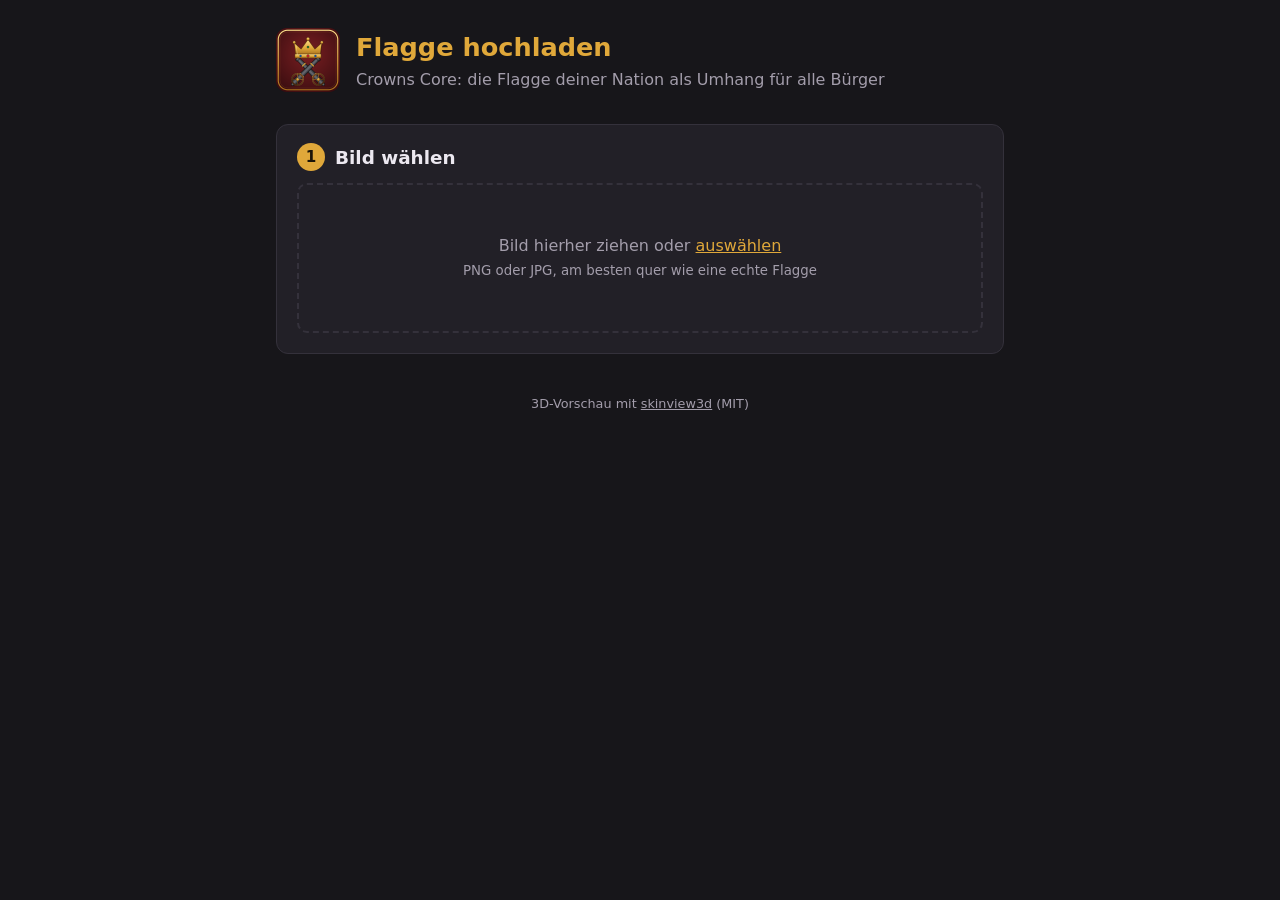
<file: editor/flagge/index.html>
<!doctype html>
<html lang="de">
<head>
<meta charset="utf-8">
<meta name="viewport" content="width=device-width, initial-scale=1">
<title>Flagge hochladen</title>
<link rel="icon" href="logo.png">
<link rel="stylesheet" href="flagge.css">
</head>
<body>
<header>
  <img src="logo.png" alt="" class="logo">
  <div>
    <h1>Flagge hochladen</h1>
    <p class="sub">Crowns Core: die Flagge deiner Nation als Umhang für alle Bürger</p>
  </div>
</header>

<main>
  <section class="card" id="schritt1">
    <h2><span class="nr">1</span> Bild wählen</h2>
    <label class="drop" id="drop">
      <input type="file" id="datei" accept="image/png,image/jpeg,image/gif,image/webp">
      <span id="dropText">Bild hierher ziehen oder <u>auswählen</u><br><small>PNG oder JPG, am besten quer wie eine echte Flagge</small></span>
    </label>
    <p class="fehler" id="fehler" hidden></p>
  </section>

  <section class="card" id="schritt2" hidden>
    <h2><span class="nr">2</span> Vorschau</h2>
    <p class="hinweis">Ein Umhang ist hochkant. Die Flagge wird deshalb gedreht wie ein Banner am Mast:
      <span id="drehText">die Mastseite kommt nach oben</span>. Ränder, die nicht passen, werden mittig abgeschnitten.</p>
    <div class="vorschau">
      <div class="dreid">
        <canvas id="skin3d"></canvas>
        <div class="knoepfe">
          <button type="button" id="dreh">Drehen an/aus</button>
          <button type="button" id="hinten">Von hinten</button>
        </div>
      </div>
      <div class="flach">
        <canvas id="flaeche" width="80" height="128"></canvas>
        <small>Umhang von hinten</small>
      </div>
    </div>
    <button type="button" class="haupt" id="hochladen">Hochladen</button>
  </section>

  <section class="card" id="schritt3" hidden>
    <h2><span class="nr">3</span> Im Spiel übernehmen</h2>
    <p>Als Staatschef im Spiel eingeben:</p>
    <div class="befehl">
      <code id="befehl"></code>
      <button type="button" id="kopieren">Kopieren</button>
    </div>
    <p class="hinweis">Der Code gilt eine Weile. Danach muss ein Admin die Flagge freigeben, dann tragen alle Bürger deiner Nation sie als Umhang.
      Sehen kann ihn jeder, der das Modpack mit Crowns Core spielt.</p>
    <button type="button" id="nochmal">Anderes Bild</button>
  </section>
</main>

<footer>3D-Vorschau mit <a href="vendor/LICENSE-skinview3d.txt">skinview3d</a> (MIT)</footer>

<script src="vendor/skinview3d-3.1.0.bundle.js"></script>
<script src="flagge.js"></script>
</body>
</html>
</file>
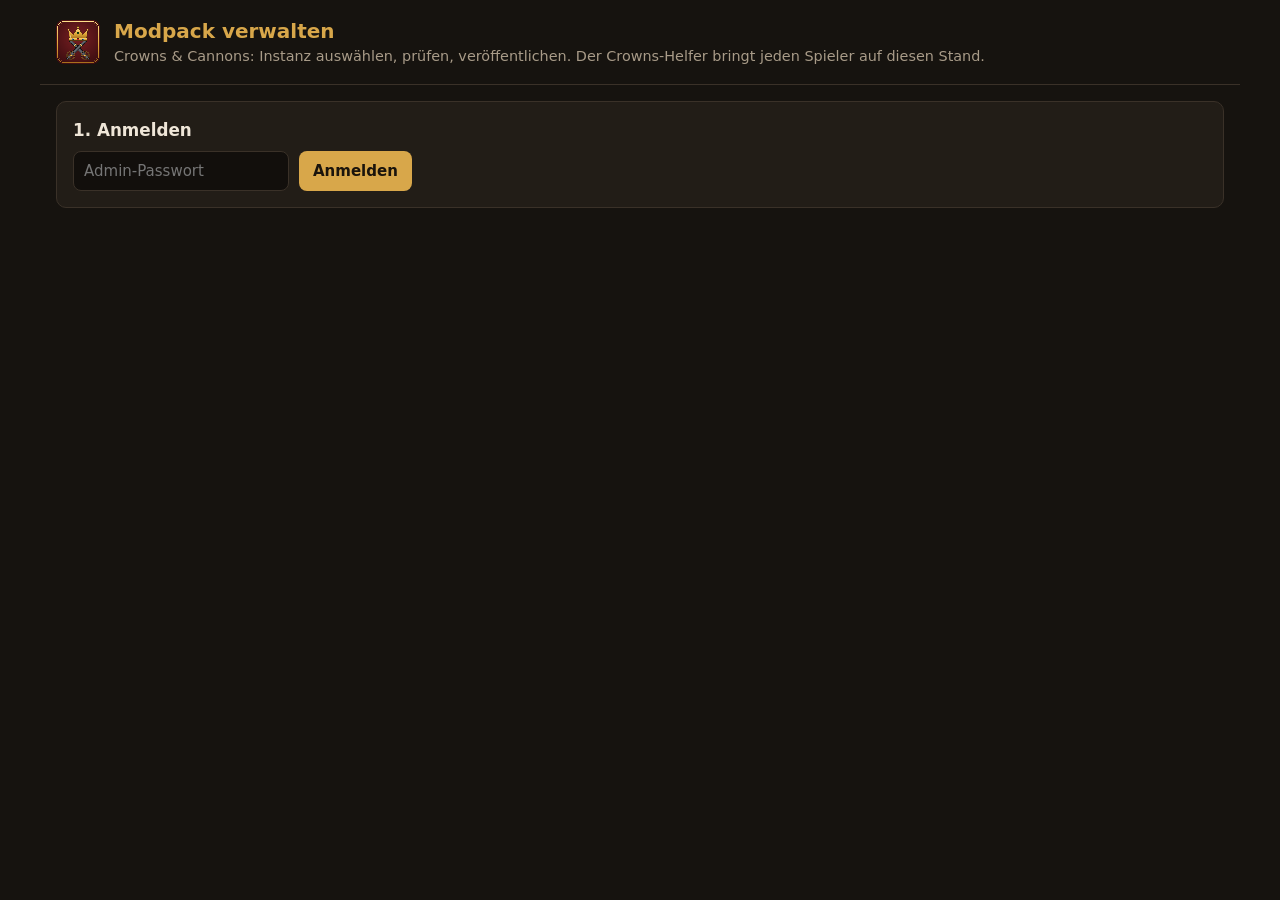
<file: editor/pack/admin/index.html>
<!doctype html>
<html lang="de">
<head>
<meta charset="utf-8">
<meta name="viewport" content="width=device-width, initial-scale=1">
<meta name="referrer" content="no-referrer">
<title>Modpack verwalten</title>
<link rel="icon" href="../../flagge/logo.png">
<style>
  :root { --bg:#16130f; --karte:#221d17; --rand:#3a3128; --text:#efe6d8; --leise:#a89b88; --gold:#d8a74a; --gruen:#4caf6a; --rot:#d0574b; --blau:#4f8fd8; }
  * { box-sizing:border-box; }
  body { margin:0; background:var(--bg); color:var(--text); font:15px/1.5 system-ui, -apple-system, "Segoe UI", sans-serif; }
  header { display:flex; gap:14px; align-items:center; padding:16px; border-bottom:1px solid var(--rand); max-width:1200px; margin:0 auto; }
  header img { width:44px; height:44px; image-rendering:pixelated; }
  h1 { margin:0; font-size:1.25rem; color:var(--gold); }
  .sub { margin:0; color:var(--leise); font-size:.9rem; }
  main { max-width:1200px; margin:0 auto; padding:16px; }
  .karte { background:var(--karte); border:1px solid var(--rand); border-radius:10px; padding:16px; margin-bottom:14px; }
  h2 { margin:0 0 8px; font-size:1.05rem; }
  input[type=text], input[type=password], select { padding:8px 10px; border-radius:8px; border:1px solid var(--rand); background:#120f0c; color:var(--text); font:inherit; }
  input[type=text] { width:100%; }
  button { padding:9px 14px; border:0; border-radius:8px; font:inherit; font-weight:600; cursor:pointer; background:var(--gold); color:#1a140c; }
  button.zweit { background:#3a3128; color:var(--text); }
  button:disabled { opacity:.5; cursor:default; }
  .zeile { display:flex; gap:10px; align-items:center; flex-wrap:wrap; }
  .leise { color:var(--leise); font-size:.88rem; }
  .fehler { color:var(--rot); }
  table { width:100%; border-collapse:collapse; font-size:.88rem; }
  th, td { text-align:left; padding:6px 8px; border-bottom:1px solid var(--rand); vertical-align:top; }
  th { color:var(--leise); font-weight:600; position:sticky; top:0; background:var(--karte); }
  td.datei { overflow-wrap:anywhere; }
  .q { display:inline-block; padding:1px 8px; border-radius:99px; font-size:.8rem; font-weight:600; }
  .q.modrinth { background:rgba(76,175,106,.2); color:#7fd69a; }
  .q.curseforge { background:rgba(216,167,74,.2); color:var(--gold); }
  .q.pi { background:rgba(79,143,216,.2); color:#8db8ec; }
  .q.fehlt { background:rgba(208,87,75,.2); color:#ee8c82; }
  .hoch { margin-top:6px; display:flex; gap:6px; flex-wrap:wrap; align-items:center; }
  .hoch input[type=text] { width:260px; }
  .tabwrap { max-height:60vh; overflow:auto; }
  .zahlen span { margin-right:14px; }
  .unten { position:sticky; bottom:0; background:var(--bg); padding:12px 0; }
</style>
</head>
<body>
<header>
  <img src="../../flagge/logo.png" alt="">
  <div>
    <h1>Modpack verwalten</h1>
    <p class="sub">Crowns &amp; Cannons: Instanz auswählen, prüfen, veröffentlichen. Der Crowns-Helfer bringt jeden Spieler auf diesen Stand.</p>
  </div>
</header>
<main>
  <section class="karte" id="anmeldung">
    <h2>1. Anmelden</h2>
    <div class="zeile">
      <input type="password" id="passwort" placeholder="Admin-Passwort" autocomplete="current-password">
      <button id="anmelden">Anmelden</button>
      <span id="anmeldeStatus" class="leise"></span>
    </div>
  </section>

  <section class="karte" id="auswahl" hidden>
    <h2>2. Instanz-Ordner wählen</h2>
    <p class="leise">Den Ordner deiner CurseForge-Instanz wählen, z.B. <code>C:\curseforge\Instances\Crowns &amp; Cannons staged</code>.
      Gelesen werden <code>mods</code>, <code>resourcepacks</code>, <code>datapacks</code>, <code>shaderpacks</code> und <code>kubejs</code>.
      Die Prüfsummen rechnet dein Browser aus, hochgeladen wird nur, was du ausdrücklich auf den Server legst.</p>
    <div class="zeile">
      <input type="file" id="ordner" webkitdirectory directory multiple>
      <span id="leseStatus" class="leise"></span>
    </div>
  </section>

  <section class="karte" id="ergebnis" hidden>
    <h2>3. Prüfen</h2>
    <p class="zahlen" id="zahlen"></p>
    <div class="zeile" style="margin-bottom:8px">
      <label class="leise">Anzeigen:
        <select id="filter">
          <option value="">alle</option><option value="fehlt">nur ohne Quelle</option>
          <option value="mod">Mods</option><option value="rp">Ressourcenpakete</option><option value="dp">Datenpakete</option>
          <option value="shader">Shader</option><option value="kubejs">KubeJS</option>
        </select>
      </label>
      <button class="zweit" id="kubejsAlle">Alle KubeJS-Dateien auf den Server (eigene Skripte)</button>
    </div>
    <div class="tabwrap">
      <table>
        <thead><tr><th>Im Pack</th><th>Datei</th><th>Kategorie</th><th>Quelle</th><th>Hinweis</th></tr></thead>
        <tbody id="tabelle"></tbody>
      </table>
    </div>
  </section>

  <section class="karte" id="veroeff" hidden>
    <h2>4. Veröffentlichen</h2>
    <label class="leise" for="jvm">Java-Argumente (mit Leerzeichen getrennt)</label>
    <input type="text" id="jvm" placeholder="-Dorg.lwjgl.system.allocator=system">
    <p class="leise">Dateien ohne Quelle kommen trotzdem ins Pack: Der Helfer zeigt den Spielern dann den Download-Link und holt die Datei aus ihrem Downloads-Ordner.</p>
    <div class="unten zeile">
      <button id="veroeffentlichen">Veröffentlichen</button>
      <span id="veroeffStatus" class="leise"></span>
    </div>
  </section>
</main>
<script src="admin.js"></script>
</body>
</html>
</file>
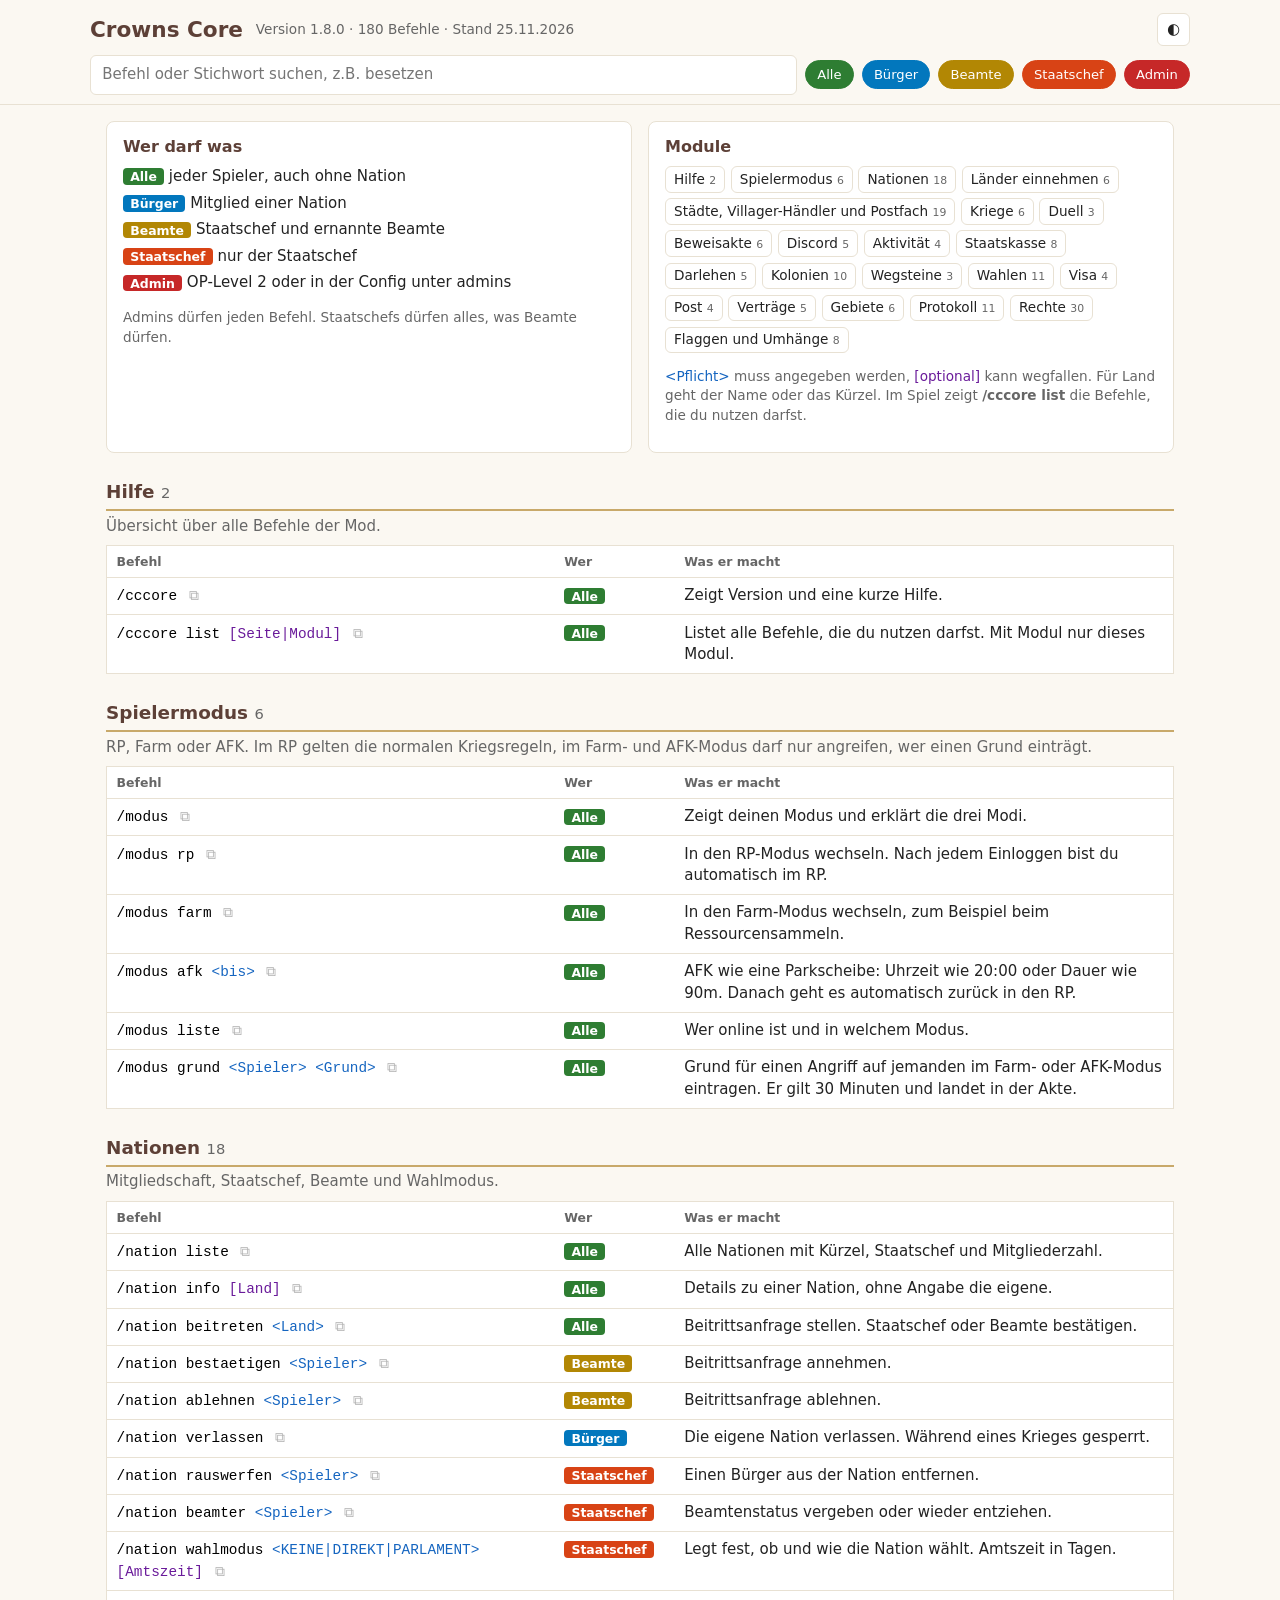
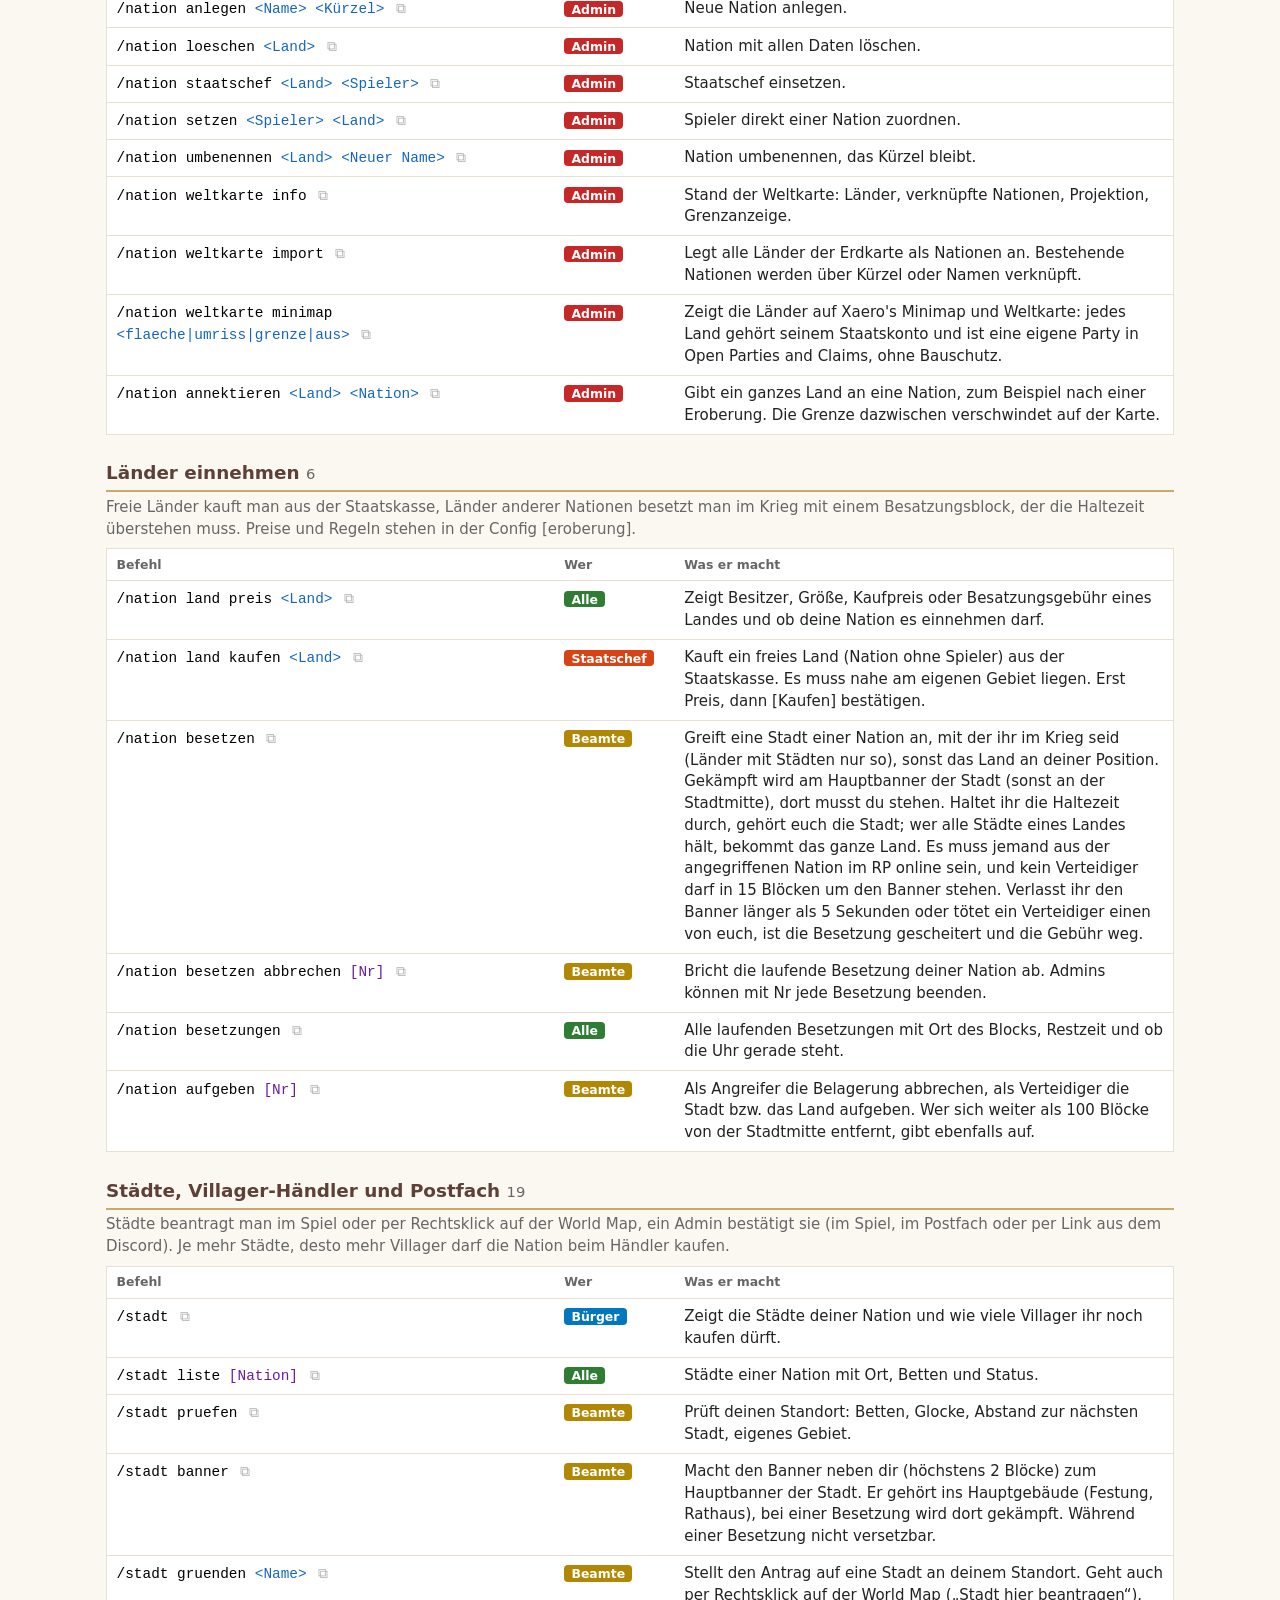
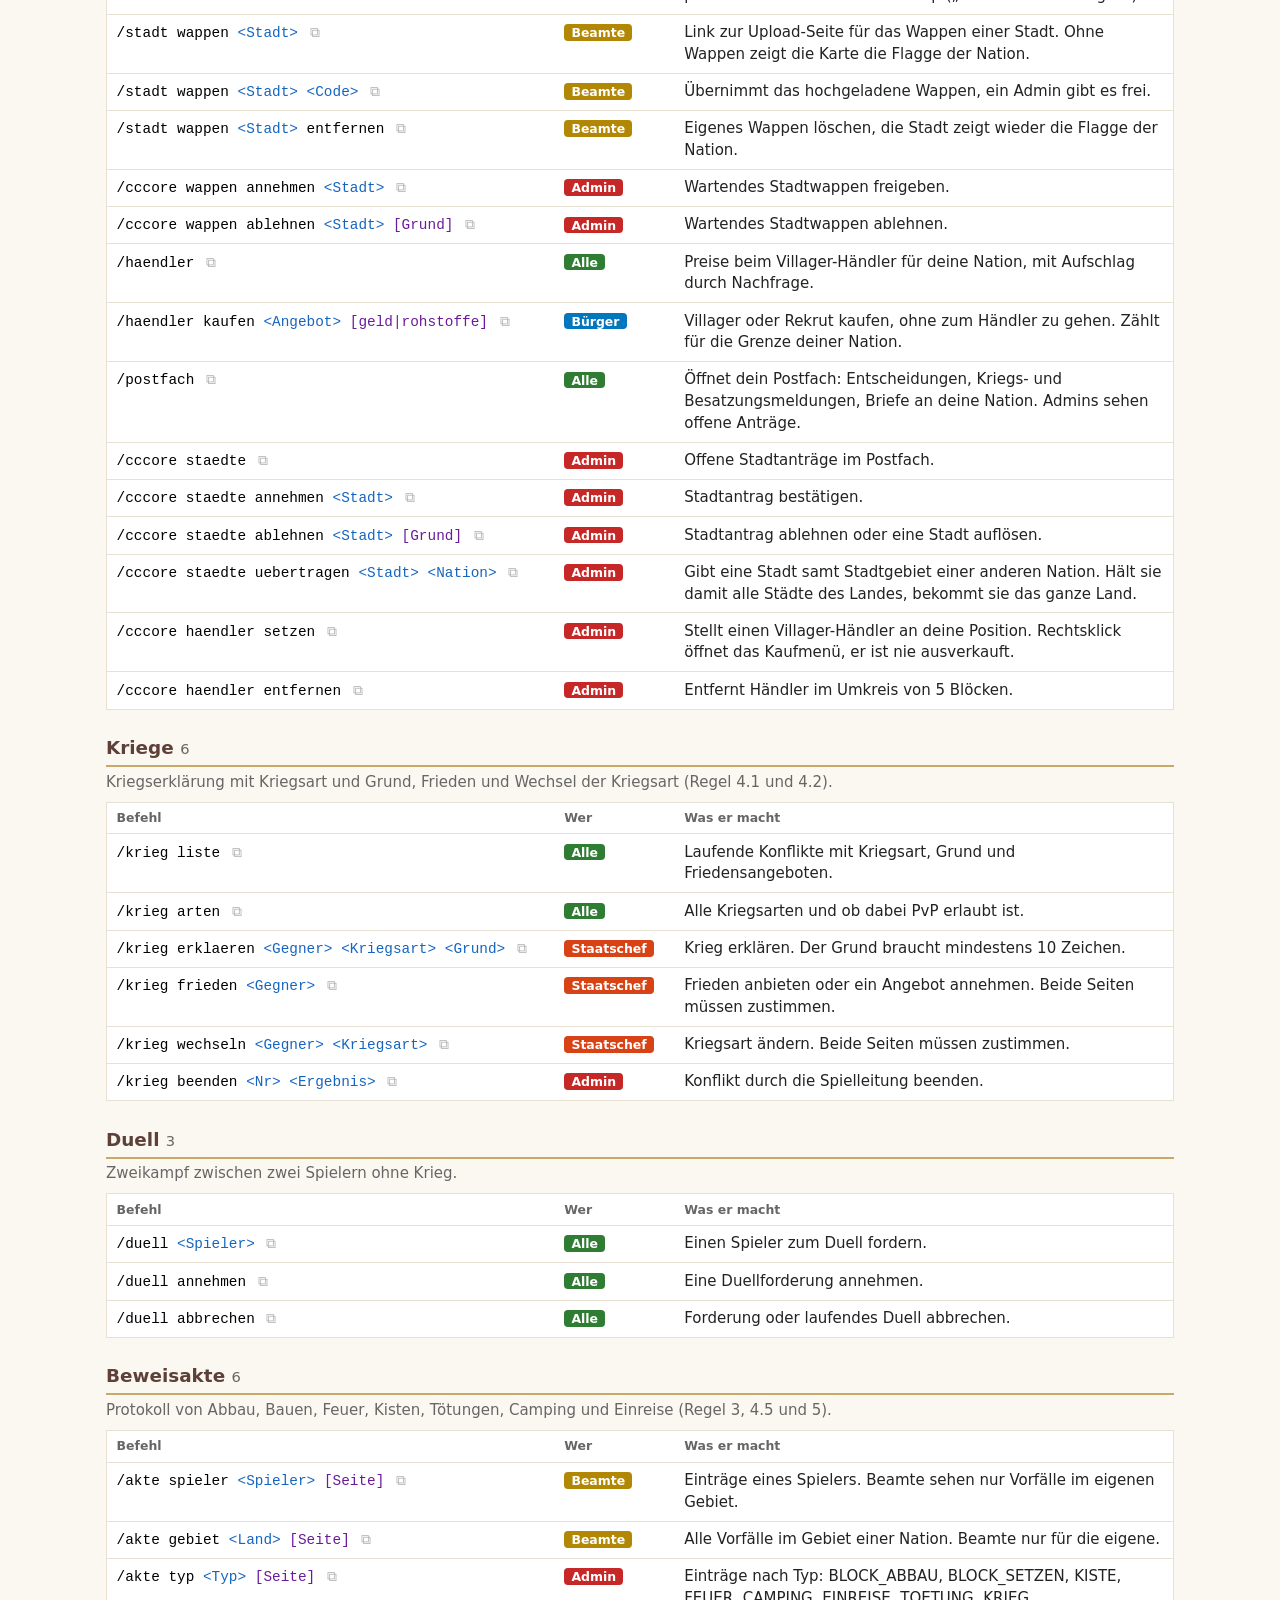
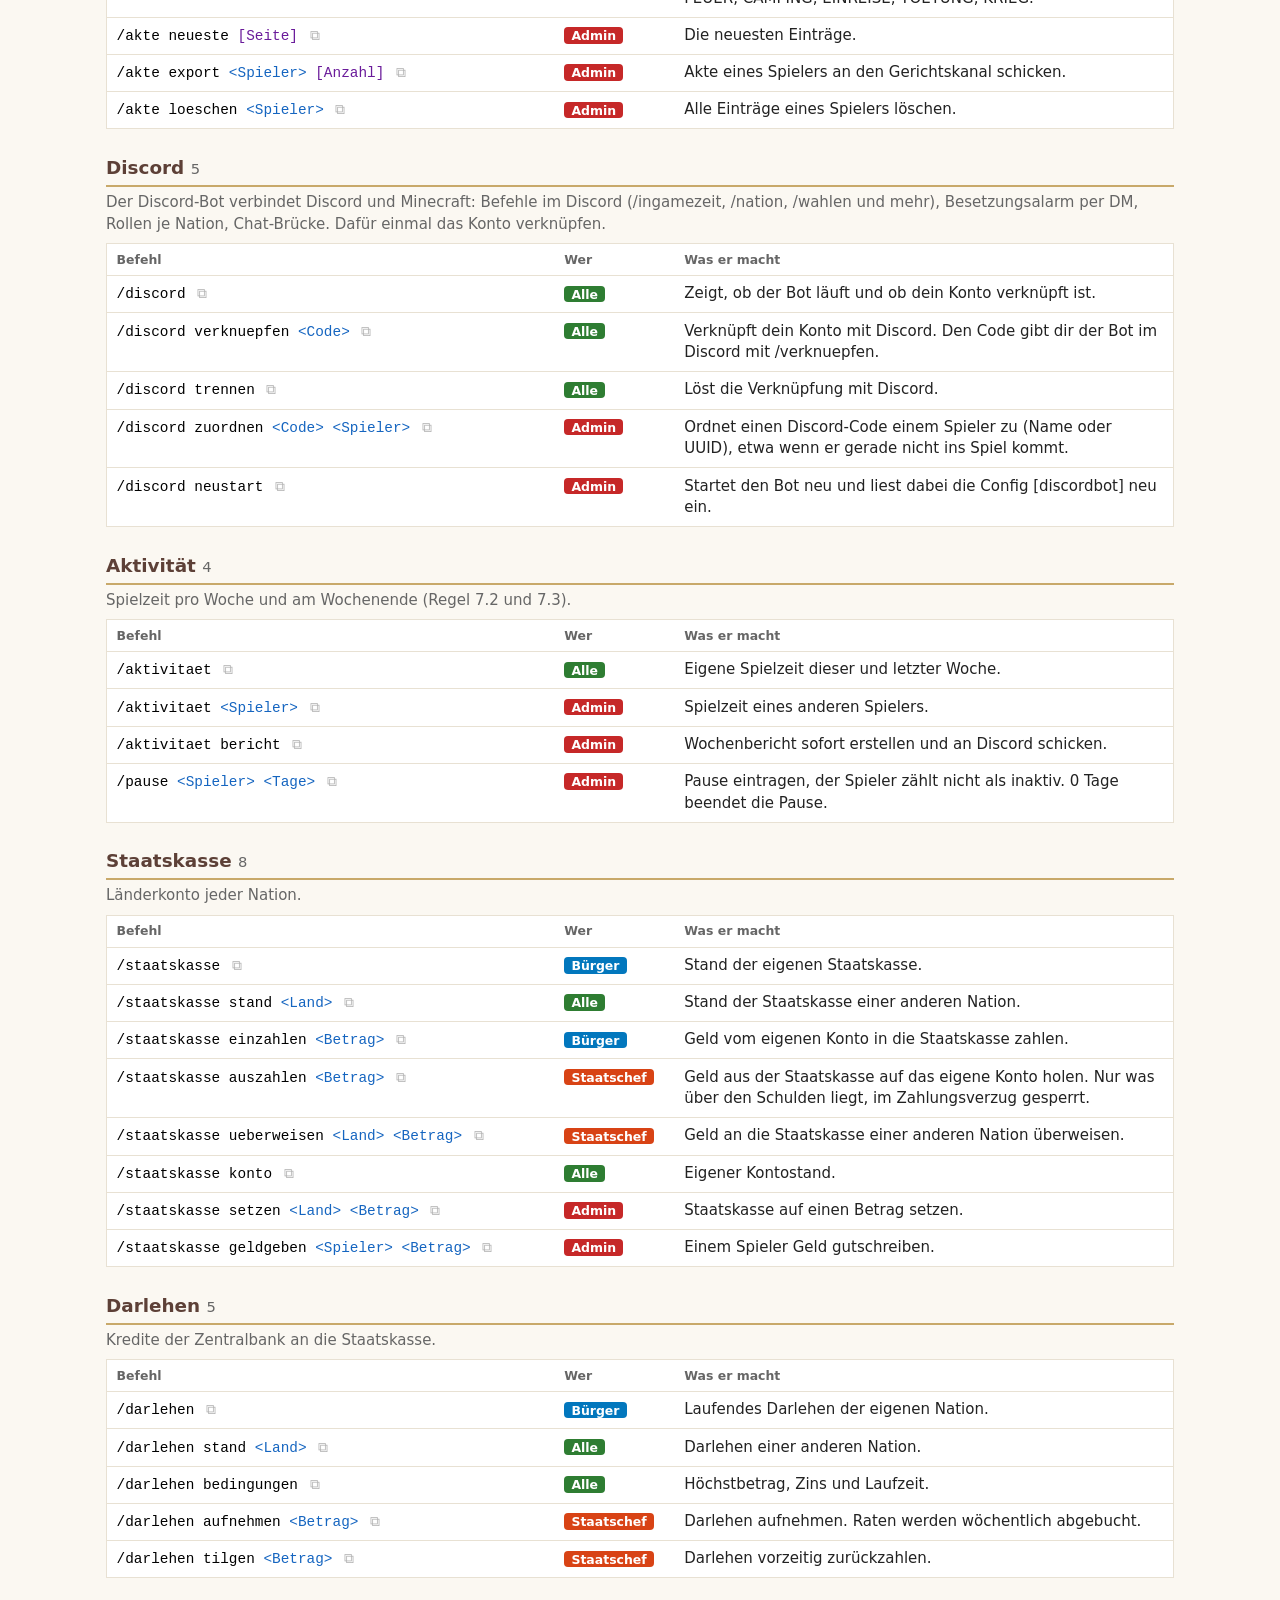
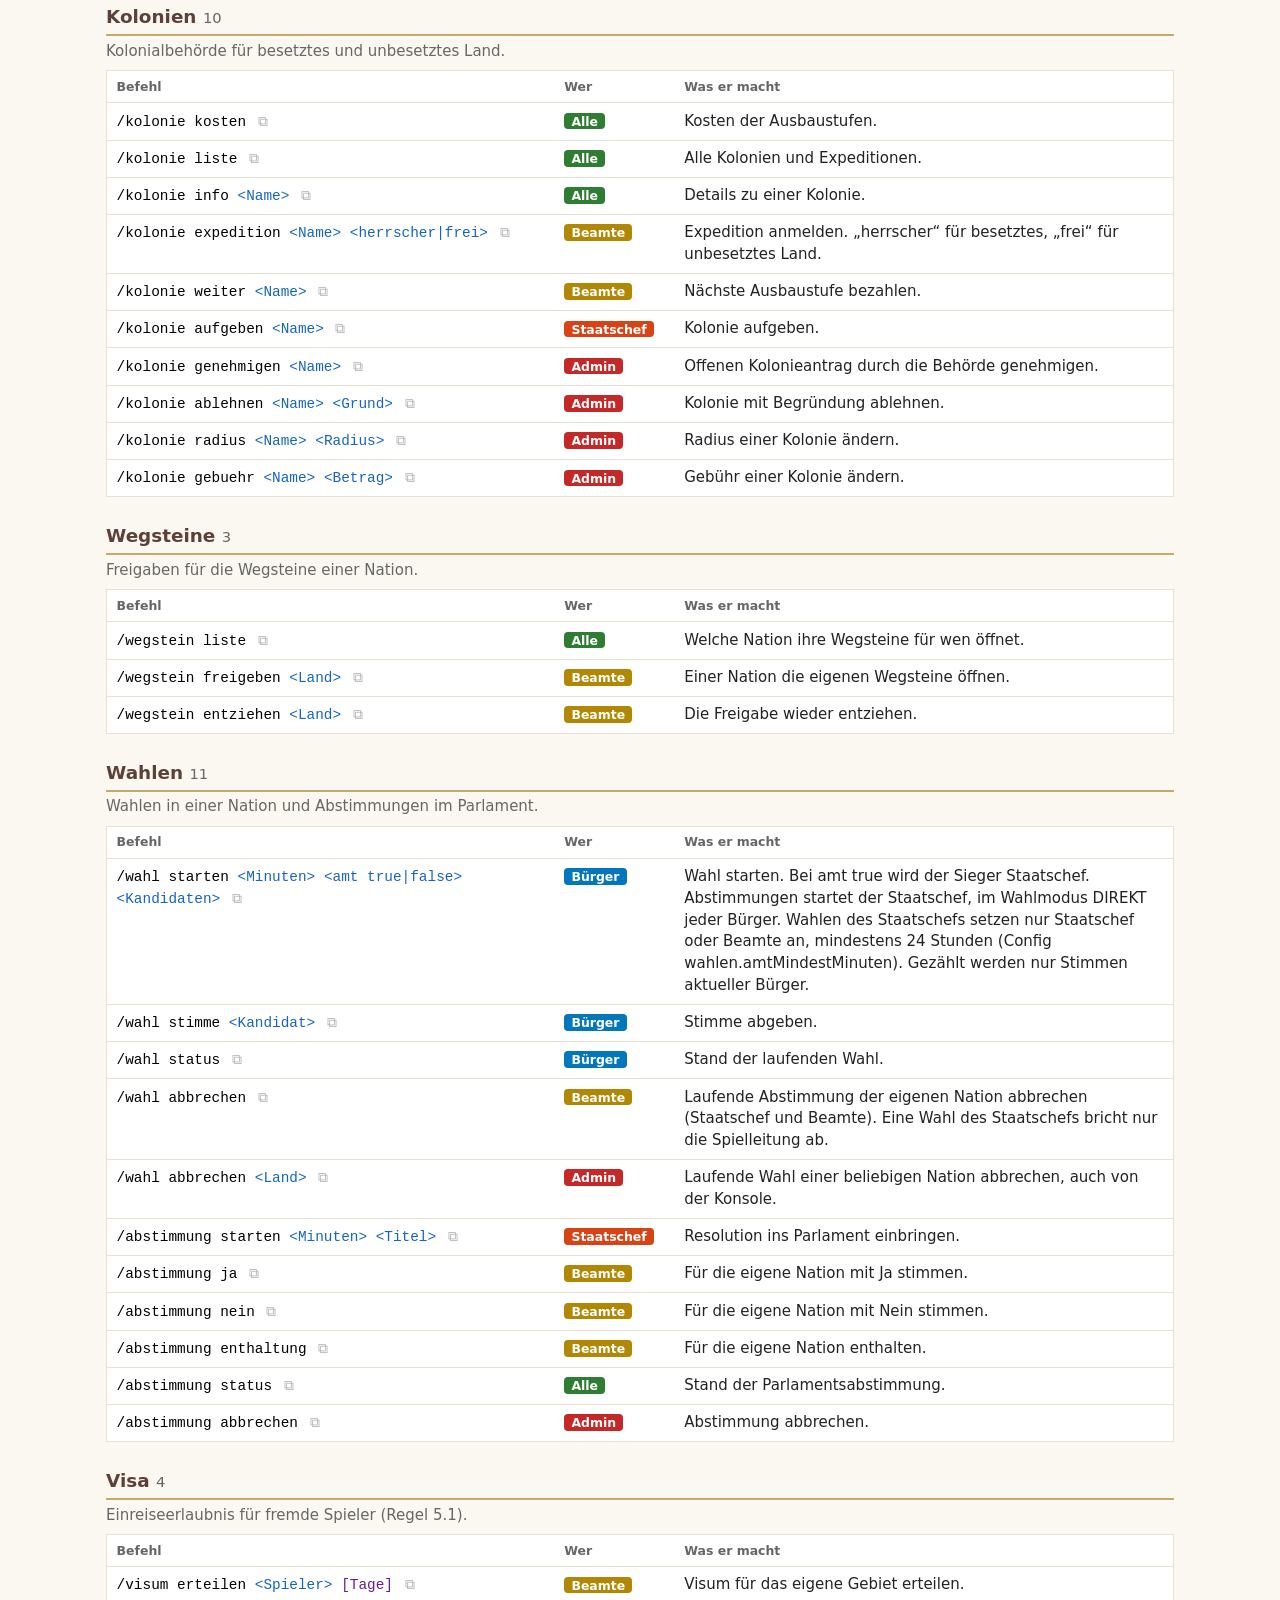
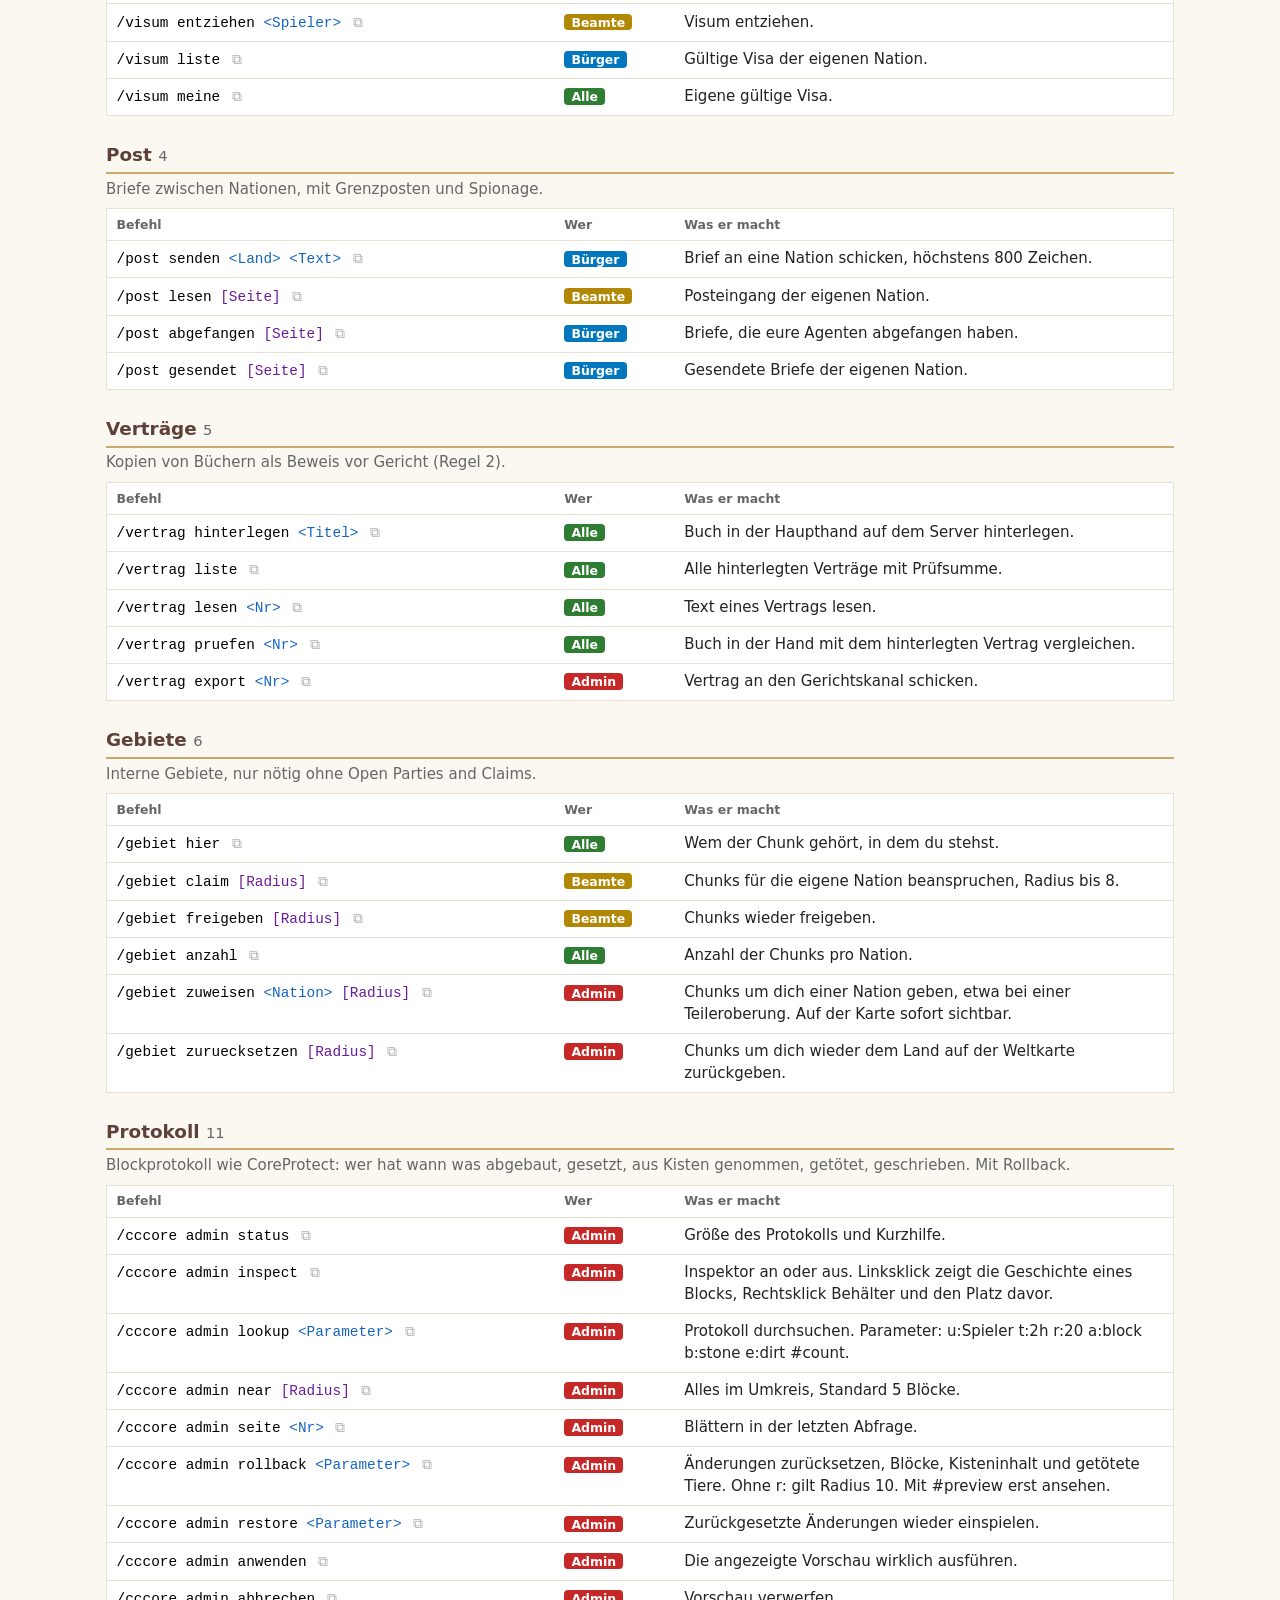
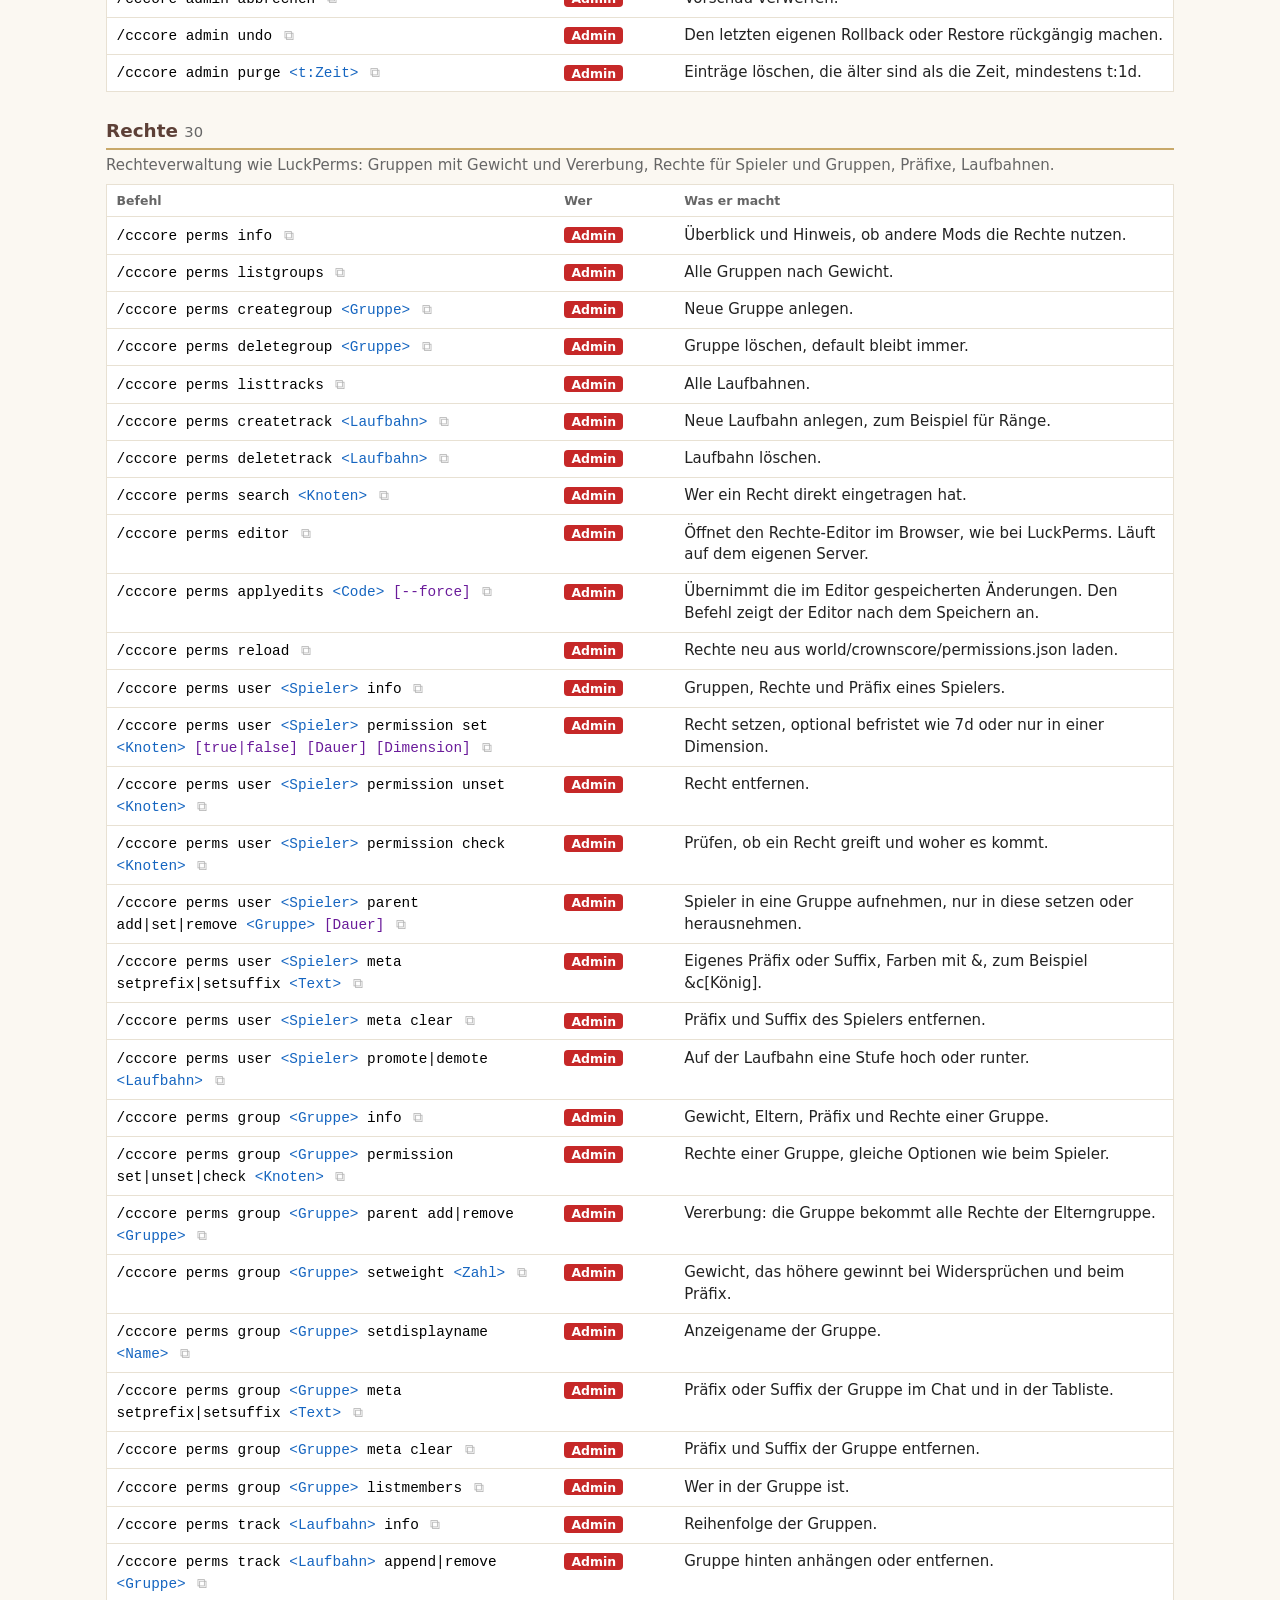
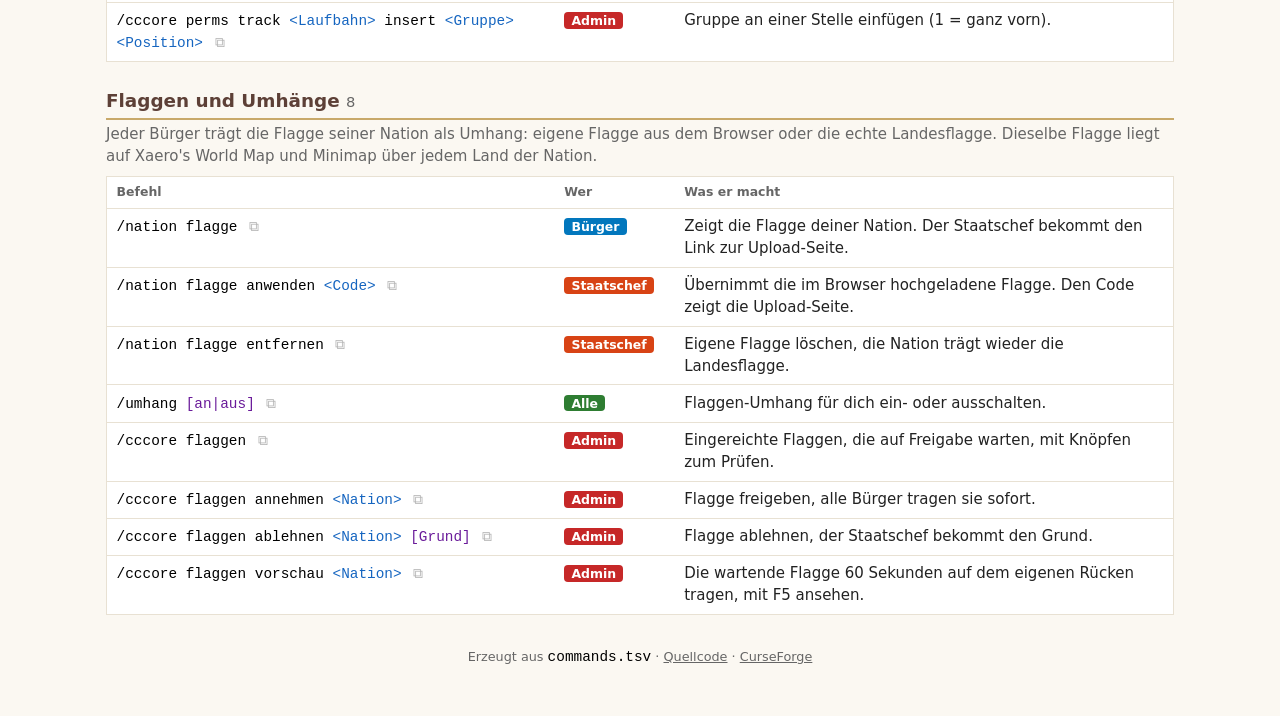
<file: docs/commandliste.html>
<!doctype html>
<html lang="de"><head><meta charset="utf-8">
<meta name="viewport" content="width=device-width, initial-scale=1">
<title>Crowns Core Befehle</title>
<meta name="description" content="Alle Befehle der Server-Mod Crowns Core, Version 1.8.0">
<style>
:root { --bg:#fbf8f2; --fg:#222; --muted:#666; --card:#fff; --line:#e8e1d3; --accent:#5d4037; --gold:#c8a96a;
  --arg:#1565c0; --opt:#6a1b9a; --code:#000; --hover:#f6efe1; color-scheme:light; }
@media (prefers-color-scheme: dark) { :root:not([data-theme="light"]) { --bg:#17140f; --fg:#e8e2d6; --muted:#a39a8a;
  --card:#211d16; --line:#3a3328; --accent:#e0c48c; --gold:#8a7140; --arg:#7fb3ff; --opt:#d29bff; --code:#fff;
  --hover:#2b261d; color-scheme:dark; } }
:root[data-theme="dark"] { --bg:#17140f; --fg:#e8e2d6; --muted:#a39a8a; --card:#211d16; --line:#3a3328; --accent:#e0c48c;
  --gold:#8a7140; --arg:#7fb3ff; --opt:#d29bff; --code:#fff; --hover:#2b261d; color-scheme:dark; }
* { box-sizing:border-box; }
html { scroll-padding-top:8.5rem; }
body { margin:0; background:var(--bg); color:var(--fg); font:15px/1.45 "Segoe UI",system-ui,-apple-system,Arial,sans-serif; }
header { position:sticky; top:0; z-index:5; background:var(--bg); border-bottom:1px solid var(--line); padding:.8rem 16px .6rem; }
.top { display:flex; align-items:center; gap:.8rem; flex-wrap:wrap; max-width:1100px; margin:0 auto; }
h1 { margin:0; font-size:1.35rem; color:var(--accent); }
.sub { color:var(--muted); font-size:.85rem; }
.tools { display:flex; gap:.5rem; flex-wrap:wrap; align-items:center; max-width:1100px; margin:.55rem auto 0; }
input[type=search] { flex:1 1 220px; min-width:0; padding:.5rem .7rem; border:1px solid var(--line); border-radius:6px;
  background:var(--card); color:var(--fg); font:inherit; }
.chip { border:1.5px solid var(--c); background:transparent; color:var(--fg); border-radius:99px; padding:.25rem .7rem;
  font:inherit; font-size:.82rem; cursor:pointer; }
.chip.on { background:var(--c); color:#fff; }
.theme { margin-left:auto; border:1px solid var(--line); background:var(--card); color:var(--fg); border-radius:6px;
  padding:.3rem .55rem; cursor:pointer; font:inherit; }
main { max-width:1100px; margin:0 auto; padding:1rem 16px 3rem; }
.box { display:grid; grid-template-columns:1fr 1fr; gap:1rem; margin-bottom:1rem; }
.box > div { background:var(--card); border:1px solid var(--line); border-radius:8px; padding:.8rem 1rem; }
.box h3 { margin:0 0 .5rem; font-size:1rem; color:var(--accent); }
.box ul { list-style:none; margin:0; padding:0; } .box li { margin:.3rem 0; }
.toc { display:flex; flex-wrap:wrap; gap:.35rem; }
.toc a { text-decoration:none; color:var(--fg); border:1px solid var(--line); border-radius:6px; padding:.15rem .5rem; font-size:.85rem; }
.toc a:hover { background:var(--hover); }
.hint { color:var(--muted); font-size:.85rem; }
h2 { font-size:1.15rem; color:var(--accent); border-bottom:2px solid var(--gold); padding-bottom:.2rem; margin:1.6rem 0 .3rem; }
.intro { color:var(--muted); margin:.2rem 0 .5rem; }
.n { color:var(--muted); font-weight:400; font-size:.8em; }
.scroll { overflow-x:auto; }
table { width:100%; border-collapse:collapse; background:var(--card); border:1px solid var(--line); }
th { text-align:left; font-size:.78rem; color:var(--muted); font-weight:600; border-bottom:1px solid var(--line); padding:.4rem .6rem; }
td { border-bottom:1px solid var(--line); padding:.45rem .6rem; vertical-align:top; }
tr:last-child td { border-bottom:0; }
tbody tr:hover { background:var(--hover); }
td.syn { width:42%; }
code { font-family:Consolas,"Cascadia Mono","Courier New",monospace; font-size:.9rem; color:var(--code); word-break:break-word; }
td.wer { width:7.5rem; white-space:nowrap; }
.arg { color:var(--arg); } .opt { color:var(--opt); }
.role { background:var(--c); color:#fff; border-radius:4px; padding:.05rem .45rem; font-size:.78rem; font-weight:600; }
.copy { margin-left:.35rem; border:0; background:none; color:var(--muted); cursor:pointer; font-size:.9rem; opacity:.5; }
.copy:hover, .copy:focus { opacity:1; }
.copy.ok { color:#2e7d32; opacity:1; }
mark { background:#ffe08a; color:#000; border-radius:2px; }
#leer { display:none; color:var(--muted); text-align:center; margin:3rem 0; }
footer { color:var(--muted); font-size:.8rem; text-align:center; margin-top:2rem; }
footer a { color:inherit; }
@media (max-width:700px) {
  .box { grid-template-columns:1fr; } .box > div { min-width:0; }
  .top .sub { flex-basis:100%; order:3; } .chip { padding:.2rem .55rem; }
  html { scroll-padding-top:11rem; }
  table, thead, tbody, tr, td { display:block; } thead { display:none; }
  tr { border-bottom:1px solid var(--line); padding:.4rem .2rem; } td { border:0; padding:.15rem .5rem; width:auto !important; }
}
</style></head><body>
<header>
  <div class="top"><h1>Crowns Core</h1>
    <span class="sub">Version 1.8.0 · 180 Befehle · Stand 25.11.2026</span>
    <button type="button" class="theme" id="theme" title="Hell/Dunkel">&#9680;</button></div>
  <div class="tools"><input type="search" id="q" placeholder="Befehl oder Stichwort suchen, z.B. besetzen" autocomplete="off"><button type="button" class="chip on" data-role="ALLE" style="--c:#2e7d32" aria-pressed="true">Alle</button><button type="button" class="chip on" data-role="BUERGER" style="--c:#0277bd" aria-pressed="true">Bürger</button><button type="button" class="chip on" data-role="BEAMTER" style="--c:#b28704" aria-pressed="true">Beamte</button><button type="button" class="chip on" data-role="CHEF" style="--c:#d84315" aria-pressed="true">Staatschef</button><button type="button" class="chip on" data-role="ADMIN" style="--c:#c62828" aria-pressed="true">Admin</button></div>
</header>
<main>
<div class="box">
  <div><h3>Wer darf was</h3><ul><li><span class="role" style="--c:#2e7d32">Alle</span> jeder Spieler, auch ohne Nation</li><li><span class="role" style="--c:#0277bd">Bürger</span> Mitglied einer Nation</li><li><span class="role" style="--c:#b28704">Beamte</span> Staatschef und ernannte Beamte</li><li><span class="role" style="--c:#d84315">Staatschef</span> nur der Staatschef</li><li><span class="role" style="--c:#c62828">Admin</span> OP-Level 2 oder in der Config unter admins</li></ul>
  <p class="hint">Admins dürfen jeden Befehl. Staatschefs dürfen alles, was Beamte dürfen.</p></div>
  <div><h3>Module</h3><div class="toc"><a href="#cccore" data-mod="cccore">Hilfe <span class="n">2</span></a><a href="#modus" data-mod="modus">Spielermodus <span class="n">6</span></a><a href="#nation" data-mod="nation">Nationen <span class="n">18</span></a><a href="#eroberung" data-mod="eroberung">Länder einnehmen <span class="n">6</span></a><a href="#staedte" data-mod="staedte">Städte, Villager-Händler und Postfach <span class="n">19</span></a><a href="#krieg" data-mod="krieg">Kriege <span class="n">6</span></a><a href="#duell" data-mod="duell">Duell <span class="n">3</span></a><a href="#akte" data-mod="akte">Beweisakte <span class="n">6</span></a><a href="#discord" data-mod="discord">Discord <span class="n">5</span></a><a href="#aktivitaet" data-mod="aktivitaet">Aktivität <span class="n">4</span></a><a href="#staatskasse" data-mod="staatskasse">Staatskasse <span class="n">8</span></a><a href="#darlehen" data-mod="darlehen">Darlehen <span class="n">5</span></a><a href="#kolonie" data-mod="kolonie">Kolonien <span class="n">10</span></a><a href="#wegstein" data-mod="wegstein">Wegsteine <span class="n">3</span></a><a href="#wahl" data-mod="wahl">Wahlen <span class="n">11</span></a><a href="#visum" data-mod="visum">Visa <span class="n">4</span></a><a href="#post" data-mod="post">Post <span class="n">4</span></a><a href="#vertrag" data-mod="vertrag">Verträge <span class="n">5</span></a><a href="#gebiet" data-mod="gebiet">Gebiete <span class="n">6</span></a><a href="#admin" data-mod="admin">Protokoll <span class="n">11</span></a><a href="#perms" data-mod="perms">Rechte <span class="n">30</span></a><a href="#flagge" data-mod="flagge">Flaggen und Umhänge <span class="n">8</span></a></div>
  <p class="hint"><span class="arg">&lt;Pflicht&gt;</span> muss angegeben werden, <span class="opt">[optional]</span> kann wegfallen.
  Für Land geht der Name oder das Kürzel. Im Spiel zeigt <b>/cccore list</b> die Befehle, die du nutzen darfst.</p></div>
</div>
<section id="cccore" data-mod="cccore"><h2>Hilfe <span class="n">2</span></h2><p class="intro">Übersicht über alle Befehle der Mod.</p><div class="scroll"><table><thead><tr><th>Befehl</th><th>Wer</th><th>Was er macht</th></tr></thead><tbody><tr data-role="ALLE"><td class="syn"><code>/cccore</code><button type="button" class="copy" data-cmd="/cccore" title="Kopieren" aria-label="Befehl kopieren">&#10697;</button></td><td class="wer"><span class="role" style="--c:#2e7d32">Alle</span></td><td>Zeigt Version und eine kurze Hilfe.</td></tr><tr data-role="ALLE"><td class="syn"><code>/cccore list <span class="opt">[Seite|Modul]</span></code><button type="button" class="copy" data-cmd="/cccore list [Seite|Modul]" title="Kopieren" aria-label="Befehl kopieren">&#10697;</button></td><td class="wer"><span class="role" style="--c:#2e7d32">Alle</span></td><td>Listet alle Befehle, die du nutzen darfst. Mit Modul nur dieses Modul.</td></tr></tbody></table></div></section><section id="modus" data-mod="modus"><h2>Spielermodus <span class="n">6</span></h2><p class="intro">RP, Farm oder AFK. Im RP gelten die normalen Kriegsregeln, im Farm- und AFK-Modus darf nur angreifen, wer einen Grund einträgt.</p><div class="scroll"><table><thead><tr><th>Befehl</th><th>Wer</th><th>Was er macht</th></tr></thead><tbody><tr data-role="ALLE"><td class="syn"><code>/modus</code><button type="button" class="copy" data-cmd="/modus" title="Kopieren" aria-label="Befehl kopieren">&#10697;</button></td><td class="wer"><span class="role" style="--c:#2e7d32">Alle</span></td><td>Zeigt deinen Modus und erklärt die drei Modi.</td></tr><tr data-role="ALLE"><td class="syn"><code>/modus rp</code><button type="button" class="copy" data-cmd="/modus rp" title="Kopieren" aria-label="Befehl kopieren">&#10697;</button></td><td class="wer"><span class="role" style="--c:#2e7d32">Alle</span></td><td>In den RP-Modus wechseln. Nach jedem Einloggen bist du automatisch im RP.</td></tr><tr data-role="ALLE"><td class="syn"><code>/modus farm</code><button type="button" class="copy" data-cmd="/modus farm" title="Kopieren" aria-label="Befehl kopieren">&#10697;</button></td><td class="wer"><span class="role" style="--c:#2e7d32">Alle</span></td><td>In den Farm-Modus wechseln, zum Beispiel beim Ressourcensammeln.</td></tr><tr data-role="ALLE"><td class="syn"><code>/modus afk <span class="arg">&lt;bis&gt;</span></code><button type="button" class="copy" data-cmd="/modus afk &lt;bis&gt;" title="Kopieren" aria-label="Befehl kopieren">&#10697;</button></td><td class="wer"><span class="role" style="--c:#2e7d32">Alle</span></td><td>AFK wie eine Parkscheibe: Uhrzeit wie 20:00 oder Dauer wie 90m. Danach geht es automatisch zurück in den RP.</td></tr><tr data-role="ALLE"><td class="syn"><code>/modus liste</code><button type="button" class="copy" data-cmd="/modus liste" title="Kopieren" aria-label="Befehl kopieren">&#10697;</button></td><td class="wer"><span class="role" style="--c:#2e7d32">Alle</span></td><td>Wer online ist und in welchem Modus.</td></tr><tr data-role="ALLE"><td class="syn"><code>/modus grund <span class="arg">&lt;Spieler&gt;</span> <span class="arg">&lt;Grund&gt;</span></code><button type="button" class="copy" data-cmd="/modus grund &lt;Spieler&gt; &lt;Grund&gt;" title="Kopieren" aria-label="Befehl kopieren">&#10697;</button></td><td class="wer"><span class="role" style="--c:#2e7d32">Alle</span></td><td>Grund für einen Angriff auf jemanden im Farm- oder AFK-Modus eintragen. Er gilt 30 Minuten und landet in der Akte.</td></tr></tbody></table></div></section><section id="nation" data-mod="nation"><h2>Nationen <span class="n">18</span></h2><p class="intro">Mitgliedschaft, Staatschef, Beamte und Wahlmodus.</p><div class="scroll"><table><thead><tr><th>Befehl</th><th>Wer</th><th>Was er macht</th></tr></thead><tbody><tr data-role="ALLE"><td class="syn"><code>/nation liste</code><button type="button" class="copy" data-cmd="/nation liste" title="Kopieren" aria-label="Befehl kopieren">&#10697;</button></td><td class="wer"><span class="role" style="--c:#2e7d32">Alle</span></td><td>Alle Nationen mit Kürzel, Staatschef und Mitgliederzahl.</td></tr><tr data-role="ALLE"><td class="syn"><code>/nation info <span class="opt">[Land]</span></code><button type="button" class="copy" data-cmd="/nation info [Land]" title="Kopieren" aria-label="Befehl kopieren">&#10697;</button></td><td class="wer"><span class="role" style="--c:#2e7d32">Alle</span></td><td>Details zu einer Nation, ohne Angabe die eigene.</td></tr><tr data-role="ALLE"><td class="syn"><code>/nation beitreten <span class="arg">&lt;Land&gt;</span></code><button type="button" class="copy" data-cmd="/nation beitreten &lt;Land&gt;" title="Kopieren" aria-label="Befehl kopieren">&#10697;</button></td><td class="wer"><span class="role" style="--c:#2e7d32">Alle</span></td><td>Beitrittsanfrage stellen. Staatschef oder Beamte bestätigen.</td></tr><tr data-role="BEAMTER"><td class="syn"><code>/nation bestaetigen <span class="arg">&lt;Spieler&gt;</span></code><button type="button" class="copy" data-cmd="/nation bestaetigen &lt;Spieler&gt;" title="Kopieren" aria-label="Befehl kopieren">&#10697;</button></td><td class="wer"><span class="role" style="--c:#b28704">Beamte</span></td><td>Beitrittsanfrage annehmen.</td></tr><tr data-role="BEAMTER"><td class="syn"><code>/nation ablehnen <span class="arg">&lt;Spieler&gt;</span></code><button type="button" class="copy" data-cmd="/nation ablehnen &lt;Spieler&gt;" title="Kopieren" aria-label="Befehl kopieren">&#10697;</button></td><td class="wer"><span class="role" style="--c:#b28704">Beamte</span></td><td>Beitrittsanfrage ablehnen.</td></tr><tr data-role="BUERGER"><td class="syn"><code>/nation verlassen</code><button type="button" class="copy" data-cmd="/nation verlassen" title="Kopieren" aria-label="Befehl kopieren">&#10697;</button></td><td class="wer"><span class="role" style="--c:#0277bd">Bürger</span></td><td>Die eigene Nation verlassen. Während eines Krieges gesperrt.</td></tr><tr data-role="CHEF"><td class="syn"><code>/nation rauswerfen <span class="arg">&lt;Spieler&gt;</span></code><button type="button" class="copy" data-cmd="/nation rauswerfen &lt;Spieler&gt;" title="Kopieren" aria-label="Befehl kopieren">&#10697;</button></td><td class="wer"><span class="role" style="--c:#d84315">Staatschef</span></td><td>Einen Bürger aus der Nation entfernen.</td></tr><tr data-role="CHEF"><td class="syn"><code>/nation beamter <span class="arg">&lt;Spieler&gt;</span></code><button type="button" class="copy" data-cmd="/nation beamter &lt;Spieler&gt;" title="Kopieren" aria-label="Befehl kopieren">&#10697;</button></td><td class="wer"><span class="role" style="--c:#d84315">Staatschef</span></td><td>Beamtenstatus vergeben oder wieder entziehen.</td></tr><tr data-role="CHEF"><td class="syn"><code>/nation wahlmodus <span class="arg">&lt;KEINE|DIREKT|PARLAMENT&gt;</span> <span class="opt">[Amtszeit]</span></code><button type="button" class="copy" data-cmd="/nation wahlmodus &lt;KEINE|DIREKT|PARLAMENT&gt; [Amtszeit]" title="Kopieren" aria-label="Befehl kopieren">&#10697;</button></td><td class="wer"><span class="role" style="--c:#d84315">Staatschef</span></td><td>Legt fest, ob und wie die Nation wählt. Amtszeit in Tagen.</td></tr><tr data-role="ADMIN"><td class="syn"><code>/nation anlegen <span class="arg">&lt;Name&gt;</span> <span class="arg">&lt;Kürzel&gt;</span></code><button type="button" class="copy" data-cmd="/nation anlegen &lt;Name&gt; &lt;Kürzel&gt;" title="Kopieren" aria-label="Befehl kopieren">&#10697;</button></td><td class="wer"><span class="role" style="--c:#c62828">Admin</span></td><td>Neue Nation anlegen.</td></tr><tr data-role="ADMIN"><td class="syn"><code>/nation loeschen <span class="arg">&lt;Land&gt;</span></code><button type="button" class="copy" data-cmd="/nation loeschen &lt;Land&gt;" title="Kopieren" aria-label="Befehl kopieren">&#10697;</button></td><td class="wer"><span class="role" style="--c:#c62828">Admin</span></td><td>Nation mit allen Daten löschen.</td></tr><tr data-role="ADMIN"><td class="syn"><code>/nation staatschef <span class="arg">&lt;Land&gt;</span> <span class="arg">&lt;Spieler&gt;</span></code><button type="button" class="copy" data-cmd="/nation staatschef &lt;Land&gt; &lt;Spieler&gt;" title="Kopieren" aria-label="Befehl kopieren">&#10697;</button></td><td class="wer"><span class="role" style="--c:#c62828">Admin</span></td><td>Staatschef einsetzen.</td></tr><tr data-role="ADMIN"><td class="syn"><code>/nation setzen <span class="arg">&lt;Spieler&gt;</span> <span class="arg">&lt;Land&gt;</span></code><button type="button" class="copy" data-cmd="/nation setzen &lt;Spieler&gt; &lt;Land&gt;" title="Kopieren" aria-label="Befehl kopieren">&#10697;</button></td><td class="wer"><span class="role" style="--c:#c62828">Admin</span></td><td>Spieler direkt einer Nation zuordnen.</td></tr><tr data-role="ADMIN"><td class="syn"><code>/nation umbenennen <span class="arg">&lt;Land&gt;</span> <span class="arg">&lt;Neuer Name&gt;</span></code><button type="button" class="copy" data-cmd="/nation umbenennen &lt;Land&gt; &lt;Neuer Name&gt;" title="Kopieren" aria-label="Befehl kopieren">&#10697;</button></td><td class="wer"><span class="role" style="--c:#c62828">Admin</span></td><td>Nation umbenennen, das Kürzel bleibt.</td></tr><tr data-role="ADMIN"><td class="syn"><code>/nation weltkarte info</code><button type="button" class="copy" data-cmd="/nation weltkarte info" title="Kopieren" aria-label="Befehl kopieren">&#10697;</button></td><td class="wer"><span class="role" style="--c:#c62828">Admin</span></td><td>Stand der Weltkarte: Länder, verknüpfte Nationen, Projektion, Grenzanzeige.</td></tr><tr data-role="ADMIN"><td class="syn"><code>/nation weltkarte import</code><button type="button" class="copy" data-cmd="/nation weltkarte import" title="Kopieren" aria-label="Befehl kopieren">&#10697;</button></td><td class="wer"><span class="role" style="--c:#c62828">Admin</span></td><td>Legt alle Länder der Erdkarte als Nationen an. Bestehende Nationen werden über Kürzel oder Namen verknüpft.</td></tr><tr data-role="ADMIN"><td class="syn"><code>/nation weltkarte minimap <span class="arg">&lt;flaeche|umriss|grenze|aus&gt;</span></code><button type="button" class="copy" data-cmd="/nation weltkarte minimap &lt;flaeche|umriss|grenze|aus&gt;" title="Kopieren" aria-label="Befehl kopieren">&#10697;</button></td><td class="wer"><span class="role" style="--c:#c62828">Admin</span></td><td>Zeigt die Länder auf Xaero&#x27;s Minimap und Weltkarte: jedes Land gehört seinem Staatskonto und ist eine eigene Party in Open Parties and Claims, ohne Bauschutz.</td></tr><tr data-role="ADMIN"><td class="syn"><code>/nation annektieren <span class="arg">&lt;Land&gt;</span> <span class="arg">&lt;Nation&gt;</span></code><button type="button" class="copy" data-cmd="/nation annektieren &lt;Land&gt; &lt;Nation&gt;" title="Kopieren" aria-label="Befehl kopieren">&#10697;</button></td><td class="wer"><span class="role" style="--c:#c62828">Admin</span></td><td>Gibt ein ganzes Land an eine Nation, zum Beispiel nach einer Eroberung. Die Grenze dazwischen verschwindet auf der Karte.</td></tr></tbody></table></div></section><section id="eroberung" data-mod="eroberung"><h2>Länder einnehmen <span class="n">6</span></h2><p class="intro">Freie Länder kauft man aus der Staatskasse, Länder anderer Nationen besetzt man im Krieg mit einem Besatzungsblock, der die Haltezeit überstehen muss. Preise und Regeln stehen in der Config [eroberung].</p><div class="scroll"><table><thead><tr><th>Befehl</th><th>Wer</th><th>Was er macht</th></tr></thead><tbody><tr data-role="ALLE"><td class="syn"><code>/nation land preis <span class="arg">&lt;Land&gt;</span></code><button type="button" class="copy" data-cmd="/nation land preis &lt;Land&gt;" title="Kopieren" aria-label="Befehl kopieren">&#10697;</button></td><td class="wer"><span class="role" style="--c:#2e7d32">Alle</span></td><td>Zeigt Besitzer, Größe, Kaufpreis oder Besatzungsgebühr eines Landes und ob deine Nation es einnehmen darf.</td></tr><tr data-role="CHEF"><td class="syn"><code>/nation land kaufen <span class="arg">&lt;Land&gt;</span></code><button type="button" class="copy" data-cmd="/nation land kaufen &lt;Land&gt;" title="Kopieren" aria-label="Befehl kopieren">&#10697;</button></td><td class="wer"><span class="role" style="--c:#d84315">Staatschef</span></td><td>Kauft ein freies Land (Nation ohne Spieler) aus der Staatskasse. Es muss nahe am eigenen Gebiet liegen. Erst Preis, dann [Kaufen] bestätigen.</td></tr><tr data-role="BEAMTER"><td class="syn"><code>/nation besetzen</code><button type="button" class="copy" data-cmd="/nation besetzen" title="Kopieren" aria-label="Befehl kopieren">&#10697;</button></td><td class="wer"><span class="role" style="--c:#b28704">Beamte</span></td><td>Greift eine Stadt einer Nation an, mit der ihr im Krieg seid (Länder mit Städten nur so), sonst das Land an deiner Position. Gekämpft wird am Hauptbanner der Stadt (sonst an der Stadtmitte), dort musst du stehen. Haltet ihr die Haltezeit durch, gehört euch die Stadt; wer alle Städte eines Landes hält, bekommt das ganze Land. Es muss jemand aus der angegriffenen Nation im RP online sein, und kein Verteidiger darf in 15 Blöcken um den Banner stehen. Verlasst ihr den Banner länger als 5 Sekunden oder tötet ein Verteidiger einen von euch, ist die Besetzung gescheitert und die Gebühr weg.</td></tr><tr data-role="BEAMTER"><td class="syn"><code>/nation besetzen abbrechen <span class="opt">[Nr]</span></code><button type="button" class="copy" data-cmd="/nation besetzen abbrechen [Nr]" title="Kopieren" aria-label="Befehl kopieren">&#10697;</button></td><td class="wer"><span class="role" style="--c:#b28704">Beamte</span></td><td>Bricht die laufende Besetzung deiner Nation ab. Admins können mit Nr jede Besetzung beenden.</td></tr><tr data-role="ALLE"><td class="syn"><code>/nation besetzungen</code><button type="button" class="copy" data-cmd="/nation besetzungen" title="Kopieren" aria-label="Befehl kopieren">&#10697;</button></td><td class="wer"><span class="role" style="--c:#2e7d32">Alle</span></td><td>Alle laufenden Besetzungen mit Ort des Blocks, Restzeit und ob die Uhr gerade steht.</td></tr><tr data-role="BEAMTER"><td class="syn"><code>/nation aufgeben <span class="opt">[Nr]</span></code><button type="button" class="copy" data-cmd="/nation aufgeben [Nr]" title="Kopieren" aria-label="Befehl kopieren">&#10697;</button></td><td class="wer"><span class="role" style="--c:#b28704">Beamte</span></td><td>Als Angreifer die Belagerung abbrechen, als Verteidiger die Stadt bzw. das Land aufgeben. Wer sich weiter als 100 Blöcke von der Stadtmitte entfernt, gibt ebenfalls auf.</td></tr></tbody></table></div></section><section id="staedte" data-mod="staedte"><h2>Städte, Villager-Händler und Postfach <span class="n">19</span></h2><p class="intro">Städte beantragt man im Spiel oder per Rechtsklick auf der World Map, ein Admin bestätigt sie (im Spiel, im Postfach oder per Link aus dem Discord). Je mehr Städte, desto mehr Villager darf die Nation beim Händler kaufen.</p><div class="scroll"><table><thead><tr><th>Befehl</th><th>Wer</th><th>Was er macht</th></tr></thead><tbody><tr data-role="BUERGER"><td class="syn"><code>/stadt</code><button type="button" class="copy" data-cmd="/stadt" title="Kopieren" aria-label="Befehl kopieren">&#10697;</button></td><td class="wer"><span class="role" style="--c:#0277bd">Bürger</span></td><td>Zeigt die Städte deiner Nation und wie viele Villager ihr noch kaufen dürft.</td></tr><tr data-role="ALLE"><td class="syn"><code>/stadt liste <span class="opt">[Nation]</span></code><button type="button" class="copy" data-cmd="/stadt liste [Nation]" title="Kopieren" aria-label="Befehl kopieren">&#10697;</button></td><td class="wer"><span class="role" style="--c:#2e7d32">Alle</span></td><td>Städte einer Nation mit Ort, Betten und Status.</td></tr><tr data-role="BEAMTER"><td class="syn"><code>/stadt pruefen</code><button type="button" class="copy" data-cmd="/stadt pruefen" title="Kopieren" aria-label="Befehl kopieren">&#10697;</button></td><td class="wer"><span class="role" style="--c:#b28704">Beamte</span></td><td>Prüft deinen Standort: Betten, Glocke, Abstand zur nächsten Stadt, eigenes Gebiet.</td></tr><tr data-role="BEAMTER"><td class="syn"><code>/stadt banner</code><button type="button" class="copy" data-cmd="/stadt banner" title="Kopieren" aria-label="Befehl kopieren">&#10697;</button></td><td class="wer"><span class="role" style="--c:#b28704">Beamte</span></td><td>Macht den Banner neben dir (höchstens 2 Blöcke) zum Hauptbanner der Stadt. Er gehört ins Hauptgebäude (Festung, Rathaus), bei einer Besetzung wird dort gekämpft. Während einer Besetzung nicht versetzbar.</td></tr><tr data-role="BEAMTER"><td class="syn"><code>/stadt gruenden <span class="arg">&lt;Name&gt;</span></code><button type="button" class="copy" data-cmd="/stadt gruenden &lt;Name&gt;" title="Kopieren" aria-label="Befehl kopieren">&#10697;</button></td><td class="wer"><span class="role" style="--c:#b28704">Beamte</span></td><td>Stellt den Antrag auf eine Stadt an deinem Standort. Geht auch per Rechtsklick auf der World Map („Stadt hier beantragen“).</td></tr><tr data-role="BEAMTER"><td class="syn"><code>/stadt wappen <span class="arg">&lt;Stadt&gt;</span></code><button type="button" class="copy" data-cmd="/stadt wappen &lt;Stadt&gt;" title="Kopieren" aria-label="Befehl kopieren">&#10697;</button></td><td class="wer"><span class="role" style="--c:#b28704">Beamte</span></td><td>Link zur Upload-Seite für das Wappen einer Stadt. Ohne Wappen zeigt die Karte die Flagge der Nation.</td></tr><tr data-role="BEAMTER"><td class="syn"><code>/stadt wappen <span class="arg">&lt;Stadt&gt;</span> <span class="arg">&lt;Code&gt;</span></code><button type="button" class="copy" data-cmd="/stadt wappen &lt;Stadt&gt; &lt;Code&gt;" title="Kopieren" aria-label="Befehl kopieren">&#10697;</button></td><td class="wer"><span class="role" style="--c:#b28704">Beamte</span></td><td>Übernimmt das hochgeladene Wappen, ein Admin gibt es frei.</td></tr><tr data-role="BEAMTER"><td class="syn"><code>/stadt wappen <span class="arg">&lt;Stadt&gt;</span> entfernen</code><button type="button" class="copy" data-cmd="/stadt wappen &lt;Stadt&gt; entfernen" title="Kopieren" aria-label="Befehl kopieren">&#10697;</button></td><td class="wer"><span class="role" style="--c:#b28704">Beamte</span></td><td>Eigenes Wappen löschen, die Stadt zeigt wieder die Flagge der Nation.</td></tr><tr data-role="ADMIN"><td class="syn"><code>/cccore wappen annehmen <span class="arg">&lt;Stadt&gt;</span></code><button type="button" class="copy" data-cmd="/cccore wappen annehmen &lt;Stadt&gt;" title="Kopieren" aria-label="Befehl kopieren">&#10697;</button></td><td class="wer"><span class="role" style="--c:#c62828">Admin</span></td><td>Wartendes Stadtwappen freigeben.</td></tr><tr data-role="ADMIN"><td class="syn"><code>/cccore wappen ablehnen <span class="arg">&lt;Stadt&gt;</span> <span class="opt">[Grund]</span></code><button type="button" class="copy" data-cmd="/cccore wappen ablehnen &lt;Stadt&gt; [Grund]" title="Kopieren" aria-label="Befehl kopieren">&#10697;</button></td><td class="wer"><span class="role" style="--c:#c62828">Admin</span></td><td>Wartendes Stadtwappen ablehnen.</td></tr><tr data-role="ALLE"><td class="syn"><code>/haendler</code><button type="button" class="copy" data-cmd="/haendler" title="Kopieren" aria-label="Befehl kopieren">&#10697;</button></td><td class="wer"><span class="role" style="--c:#2e7d32">Alle</span></td><td>Preise beim Villager-Händler für deine Nation, mit Aufschlag durch Nachfrage.</td></tr><tr data-role="BUERGER"><td class="syn"><code>/haendler kaufen <span class="arg">&lt;Angebot&gt;</span> <span class="opt">[geld|rohstoffe]</span></code><button type="button" class="copy" data-cmd="/haendler kaufen &lt;Angebot&gt; [geld|rohstoffe]" title="Kopieren" aria-label="Befehl kopieren">&#10697;</button></td><td class="wer"><span class="role" style="--c:#0277bd">Bürger</span></td><td>Villager oder Rekrut kaufen, ohne zum Händler zu gehen. Zählt für die Grenze deiner Nation.</td></tr><tr data-role="ALLE"><td class="syn"><code>/postfach</code><button type="button" class="copy" data-cmd="/postfach" title="Kopieren" aria-label="Befehl kopieren">&#10697;</button></td><td class="wer"><span class="role" style="--c:#2e7d32">Alle</span></td><td>Öffnet dein Postfach: Entscheidungen, Kriegs- und Besatzungsmeldungen, Briefe an deine Nation. Admins sehen offene Anträge.</td></tr><tr data-role="ADMIN"><td class="syn"><code>/cccore staedte</code><button type="button" class="copy" data-cmd="/cccore staedte" title="Kopieren" aria-label="Befehl kopieren">&#10697;</button></td><td class="wer"><span class="role" style="--c:#c62828">Admin</span></td><td>Offene Stadtanträge im Postfach.</td></tr><tr data-role="ADMIN"><td class="syn"><code>/cccore staedte annehmen <span class="arg">&lt;Stadt&gt;</span></code><button type="button" class="copy" data-cmd="/cccore staedte annehmen &lt;Stadt&gt;" title="Kopieren" aria-label="Befehl kopieren">&#10697;</button></td><td class="wer"><span class="role" style="--c:#c62828">Admin</span></td><td>Stadtantrag bestätigen.</td></tr><tr data-role="ADMIN"><td class="syn"><code>/cccore staedte ablehnen <span class="arg">&lt;Stadt&gt;</span> <span class="opt">[Grund]</span></code><button type="button" class="copy" data-cmd="/cccore staedte ablehnen &lt;Stadt&gt; [Grund]" title="Kopieren" aria-label="Befehl kopieren">&#10697;</button></td><td class="wer"><span class="role" style="--c:#c62828">Admin</span></td><td>Stadtantrag ablehnen oder eine Stadt auflösen.</td></tr><tr data-role="ADMIN"><td class="syn"><code>/cccore staedte uebertragen <span class="arg">&lt;Stadt&gt;</span> <span class="arg">&lt;Nation&gt;</span></code><button type="button" class="copy" data-cmd="/cccore staedte uebertragen &lt;Stadt&gt; &lt;Nation&gt;" title="Kopieren" aria-label="Befehl kopieren">&#10697;</button></td><td class="wer"><span class="role" style="--c:#c62828">Admin</span></td><td>Gibt eine Stadt samt Stadtgebiet einer anderen Nation. Hält sie damit alle Städte des Landes, bekommt sie das ganze Land.</td></tr><tr data-role="ADMIN"><td class="syn"><code>/cccore haendler setzen</code><button type="button" class="copy" data-cmd="/cccore haendler setzen" title="Kopieren" aria-label="Befehl kopieren">&#10697;</button></td><td class="wer"><span class="role" style="--c:#c62828">Admin</span></td><td>Stellt einen Villager-Händler an deine Position. Rechtsklick öffnet das Kaufmenü, er ist nie ausverkauft.</td></tr><tr data-role="ADMIN"><td class="syn"><code>/cccore haendler entfernen</code><button type="button" class="copy" data-cmd="/cccore haendler entfernen" title="Kopieren" aria-label="Befehl kopieren">&#10697;</button></td><td class="wer"><span class="role" style="--c:#c62828">Admin</span></td><td>Entfernt Händler im Umkreis von 5 Blöcken.</td></tr></tbody></table></div></section><section id="krieg" data-mod="krieg"><h2>Kriege <span class="n">6</span></h2><p class="intro">Kriegserklärung mit Kriegsart und Grund, Frieden und Wechsel der Kriegsart (Regel 4.1 und 4.2).</p><div class="scroll"><table><thead><tr><th>Befehl</th><th>Wer</th><th>Was er macht</th></tr></thead><tbody><tr data-role="ALLE"><td class="syn"><code>/krieg liste</code><button type="button" class="copy" data-cmd="/krieg liste" title="Kopieren" aria-label="Befehl kopieren">&#10697;</button></td><td class="wer"><span class="role" style="--c:#2e7d32">Alle</span></td><td>Laufende Konflikte mit Kriegsart, Grund und Friedensangeboten.</td></tr><tr data-role="ALLE"><td class="syn"><code>/krieg arten</code><button type="button" class="copy" data-cmd="/krieg arten" title="Kopieren" aria-label="Befehl kopieren">&#10697;</button></td><td class="wer"><span class="role" style="--c:#2e7d32">Alle</span></td><td>Alle Kriegsarten und ob dabei PvP erlaubt ist.</td></tr><tr data-role="CHEF"><td class="syn"><code>/krieg erklaeren <span class="arg">&lt;Gegner&gt;</span> <span class="arg">&lt;Kriegsart&gt;</span> <span class="arg">&lt;Grund&gt;</span></code><button type="button" class="copy" data-cmd="/krieg erklaeren &lt;Gegner&gt; &lt;Kriegsart&gt; &lt;Grund&gt;" title="Kopieren" aria-label="Befehl kopieren">&#10697;</button></td><td class="wer"><span class="role" style="--c:#d84315">Staatschef</span></td><td>Krieg erklären. Der Grund braucht mindestens 10 Zeichen.</td></tr><tr data-role="CHEF"><td class="syn"><code>/krieg frieden <span class="arg">&lt;Gegner&gt;</span></code><button type="button" class="copy" data-cmd="/krieg frieden &lt;Gegner&gt;" title="Kopieren" aria-label="Befehl kopieren">&#10697;</button></td><td class="wer"><span class="role" style="--c:#d84315">Staatschef</span></td><td>Frieden anbieten oder ein Angebot annehmen. Beide Seiten müssen zustimmen.</td></tr><tr data-role="CHEF"><td class="syn"><code>/krieg wechseln <span class="arg">&lt;Gegner&gt;</span> <span class="arg">&lt;Kriegsart&gt;</span></code><button type="button" class="copy" data-cmd="/krieg wechseln &lt;Gegner&gt; &lt;Kriegsart&gt;" title="Kopieren" aria-label="Befehl kopieren">&#10697;</button></td><td class="wer"><span class="role" style="--c:#d84315">Staatschef</span></td><td>Kriegsart ändern. Beide Seiten müssen zustimmen.</td></tr><tr data-role="ADMIN"><td class="syn"><code>/krieg beenden <span class="arg">&lt;Nr&gt;</span> <span class="arg">&lt;Ergebnis&gt;</span></code><button type="button" class="copy" data-cmd="/krieg beenden &lt;Nr&gt; &lt;Ergebnis&gt;" title="Kopieren" aria-label="Befehl kopieren">&#10697;</button></td><td class="wer"><span class="role" style="--c:#c62828">Admin</span></td><td>Konflikt durch die Spielleitung beenden.</td></tr></tbody></table></div></section><section id="duell" data-mod="duell"><h2>Duell <span class="n">3</span></h2><p class="intro">Zweikampf zwischen zwei Spielern ohne Krieg.</p><div class="scroll"><table><thead><tr><th>Befehl</th><th>Wer</th><th>Was er macht</th></tr></thead><tbody><tr data-role="ALLE"><td class="syn"><code>/duell <span class="arg">&lt;Spieler&gt;</span></code><button type="button" class="copy" data-cmd="/duell &lt;Spieler&gt;" title="Kopieren" aria-label="Befehl kopieren">&#10697;</button></td><td class="wer"><span class="role" style="--c:#2e7d32">Alle</span></td><td>Einen Spieler zum Duell fordern.</td></tr><tr data-role="ALLE"><td class="syn"><code>/duell annehmen</code><button type="button" class="copy" data-cmd="/duell annehmen" title="Kopieren" aria-label="Befehl kopieren">&#10697;</button></td><td class="wer"><span class="role" style="--c:#2e7d32">Alle</span></td><td>Eine Duellforderung annehmen.</td></tr><tr data-role="ALLE"><td class="syn"><code>/duell abbrechen</code><button type="button" class="copy" data-cmd="/duell abbrechen" title="Kopieren" aria-label="Befehl kopieren">&#10697;</button></td><td class="wer"><span class="role" style="--c:#2e7d32">Alle</span></td><td>Forderung oder laufendes Duell abbrechen.</td></tr></tbody></table></div></section><section id="akte" data-mod="akte"><h2>Beweisakte <span class="n">6</span></h2><p class="intro">Protokoll von Abbau, Bauen, Feuer, Kisten, Tötungen, Camping und Einreise (Regel 3, 4.5 und 5).</p><div class="scroll"><table><thead><tr><th>Befehl</th><th>Wer</th><th>Was er macht</th></tr></thead><tbody><tr data-role="BEAMTER"><td class="syn"><code>/akte spieler <span class="arg">&lt;Spieler&gt;</span> <span class="opt">[Seite]</span></code><button type="button" class="copy" data-cmd="/akte spieler &lt;Spieler&gt; [Seite]" title="Kopieren" aria-label="Befehl kopieren">&#10697;</button></td><td class="wer"><span class="role" style="--c:#b28704">Beamte</span></td><td>Einträge eines Spielers. Beamte sehen nur Vorfälle im eigenen Gebiet.</td></tr><tr data-role="BEAMTER"><td class="syn"><code>/akte gebiet <span class="arg">&lt;Land&gt;</span> <span class="opt">[Seite]</span></code><button type="button" class="copy" data-cmd="/akte gebiet &lt;Land&gt; [Seite]" title="Kopieren" aria-label="Befehl kopieren">&#10697;</button></td><td class="wer"><span class="role" style="--c:#b28704">Beamte</span></td><td>Alle Vorfälle im Gebiet einer Nation. Beamte nur für die eigene.</td></tr><tr data-role="ADMIN"><td class="syn"><code>/akte typ <span class="arg">&lt;Typ&gt;</span> <span class="opt">[Seite]</span></code><button type="button" class="copy" data-cmd="/akte typ &lt;Typ&gt; [Seite]" title="Kopieren" aria-label="Befehl kopieren">&#10697;</button></td><td class="wer"><span class="role" style="--c:#c62828">Admin</span></td><td>Einträge nach Typ: BLOCK_ABBAU, BLOCK_SETZEN, KISTE, FEUER, CAMPING, EINREISE, TOETUNG, KRIEG.</td></tr><tr data-role="ADMIN"><td class="syn"><code>/akte neueste <span class="opt">[Seite]</span></code><button type="button" class="copy" data-cmd="/akte neueste [Seite]" title="Kopieren" aria-label="Befehl kopieren">&#10697;</button></td><td class="wer"><span class="role" style="--c:#c62828">Admin</span></td><td>Die neuesten Einträge.</td></tr><tr data-role="ADMIN"><td class="syn"><code>/akte export <span class="arg">&lt;Spieler&gt;</span> <span class="opt">[Anzahl]</span></code><button type="button" class="copy" data-cmd="/akte export &lt;Spieler&gt; [Anzahl]" title="Kopieren" aria-label="Befehl kopieren">&#10697;</button></td><td class="wer"><span class="role" style="--c:#c62828">Admin</span></td><td>Akte eines Spielers an den Gerichtskanal schicken.</td></tr><tr data-role="ADMIN"><td class="syn"><code>/akte loeschen <span class="arg">&lt;Spieler&gt;</span></code><button type="button" class="copy" data-cmd="/akte loeschen &lt;Spieler&gt;" title="Kopieren" aria-label="Befehl kopieren">&#10697;</button></td><td class="wer"><span class="role" style="--c:#c62828">Admin</span></td><td>Alle Einträge eines Spielers löschen.</td></tr></tbody></table></div></section><section id="discord" data-mod="discord"><h2>Discord <span class="n">5</span></h2><p class="intro">Der Discord-Bot verbindet Discord und Minecraft: Befehle im Discord (/ingamezeit, /nation, /wahlen und mehr), Besetzungsalarm per DM, Rollen je Nation, Chat-Brücke. Dafür einmal das Konto verknüpfen.</p><div class="scroll"><table><thead><tr><th>Befehl</th><th>Wer</th><th>Was er macht</th></tr></thead><tbody><tr data-role="ALLE"><td class="syn"><code>/discord</code><button type="button" class="copy" data-cmd="/discord" title="Kopieren" aria-label="Befehl kopieren">&#10697;</button></td><td class="wer"><span class="role" style="--c:#2e7d32">Alle</span></td><td>Zeigt, ob der Bot läuft und ob dein Konto verknüpft ist.</td></tr><tr data-role="ALLE"><td class="syn"><code>/discord verknuepfen <span class="arg">&lt;Code&gt;</span></code><button type="button" class="copy" data-cmd="/discord verknuepfen &lt;Code&gt;" title="Kopieren" aria-label="Befehl kopieren">&#10697;</button></td><td class="wer"><span class="role" style="--c:#2e7d32">Alle</span></td><td>Verknüpft dein Konto mit Discord. Den Code gibt dir der Bot im Discord mit /verknuepfen.</td></tr><tr data-role="ALLE"><td class="syn"><code>/discord trennen</code><button type="button" class="copy" data-cmd="/discord trennen" title="Kopieren" aria-label="Befehl kopieren">&#10697;</button></td><td class="wer"><span class="role" style="--c:#2e7d32">Alle</span></td><td>Löst die Verknüpfung mit Discord.</td></tr><tr data-role="ADMIN"><td class="syn"><code>/discord zuordnen <span class="arg">&lt;Code&gt;</span> <span class="arg">&lt;Spieler&gt;</span></code><button type="button" class="copy" data-cmd="/discord zuordnen &lt;Code&gt; &lt;Spieler&gt;" title="Kopieren" aria-label="Befehl kopieren">&#10697;</button></td><td class="wer"><span class="role" style="--c:#c62828">Admin</span></td><td>Ordnet einen Discord-Code einem Spieler zu (Name oder UUID), etwa wenn er gerade nicht ins Spiel kommt.</td></tr><tr data-role="ADMIN"><td class="syn"><code>/discord neustart</code><button type="button" class="copy" data-cmd="/discord neustart" title="Kopieren" aria-label="Befehl kopieren">&#10697;</button></td><td class="wer"><span class="role" style="--c:#c62828">Admin</span></td><td>Startet den Bot neu und liest dabei die Config [discordbot] neu ein.</td></tr></tbody></table></div></section><section id="aktivitaet" data-mod="aktivitaet"><h2>Aktivität <span class="n">4</span></h2><p class="intro">Spielzeit pro Woche und am Wochenende (Regel 7.2 und 7.3).</p><div class="scroll"><table><thead><tr><th>Befehl</th><th>Wer</th><th>Was er macht</th></tr></thead><tbody><tr data-role="ALLE"><td class="syn"><code>/aktivitaet</code><button type="button" class="copy" data-cmd="/aktivitaet" title="Kopieren" aria-label="Befehl kopieren">&#10697;</button></td><td class="wer"><span class="role" style="--c:#2e7d32">Alle</span></td><td>Eigene Spielzeit dieser und letzter Woche.</td></tr><tr data-role="ADMIN"><td class="syn"><code>/aktivitaet <span class="arg">&lt;Spieler&gt;</span></code><button type="button" class="copy" data-cmd="/aktivitaet &lt;Spieler&gt;" title="Kopieren" aria-label="Befehl kopieren">&#10697;</button></td><td class="wer"><span class="role" style="--c:#c62828">Admin</span></td><td>Spielzeit eines anderen Spielers.</td></tr><tr data-role="ADMIN"><td class="syn"><code>/aktivitaet bericht</code><button type="button" class="copy" data-cmd="/aktivitaet bericht" title="Kopieren" aria-label="Befehl kopieren">&#10697;</button></td><td class="wer"><span class="role" style="--c:#c62828">Admin</span></td><td>Wochenbericht sofort erstellen und an Discord schicken.</td></tr><tr data-role="ADMIN"><td class="syn"><code>/pause <span class="arg">&lt;Spieler&gt;</span> <span class="arg">&lt;Tage&gt;</span></code><button type="button" class="copy" data-cmd="/pause &lt;Spieler&gt; &lt;Tage&gt;" title="Kopieren" aria-label="Befehl kopieren">&#10697;</button></td><td class="wer"><span class="role" style="--c:#c62828">Admin</span></td><td>Pause eintragen, der Spieler zählt nicht als inaktiv. 0 Tage beendet die Pause.</td></tr></tbody></table></div></section><section id="staatskasse" data-mod="staatskasse"><h2>Staatskasse <span class="n">8</span></h2><p class="intro">Länderkonto jeder Nation.</p><div class="scroll"><table><thead><tr><th>Befehl</th><th>Wer</th><th>Was er macht</th></tr></thead><tbody><tr data-role="BUERGER"><td class="syn"><code>/staatskasse</code><button type="button" class="copy" data-cmd="/staatskasse" title="Kopieren" aria-label="Befehl kopieren">&#10697;</button></td><td class="wer"><span class="role" style="--c:#0277bd">Bürger</span></td><td>Stand der eigenen Staatskasse.</td></tr><tr data-role="ALLE"><td class="syn"><code>/staatskasse stand <span class="arg">&lt;Land&gt;</span></code><button type="button" class="copy" data-cmd="/staatskasse stand &lt;Land&gt;" title="Kopieren" aria-label="Befehl kopieren">&#10697;</button></td><td class="wer"><span class="role" style="--c:#2e7d32">Alle</span></td><td>Stand der Staatskasse einer anderen Nation.</td></tr><tr data-role="BUERGER"><td class="syn"><code>/staatskasse einzahlen <span class="arg">&lt;Betrag&gt;</span></code><button type="button" class="copy" data-cmd="/staatskasse einzahlen &lt;Betrag&gt;" title="Kopieren" aria-label="Befehl kopieren">&#10697;</button></td><td class="wer"><span class="role" style="--c:#0277bd">Bürger</span></td><td>Geld vom eigenen Konto in die Staatskasse zahlen.</td></tr><tr data-role="CHEF"><td class="syn"><code>/staatskasse auszahlen <span class="arg">&lt;Betrag&gt;</span></code><button type="button" class="copy" data-cmd="/staatskasse auszahlen &lt;Betrag&gt;" title="Kopieren" aria-label="Befehl kopieren">&#10697;</button></td><td class="wer"><span class="role" style="--c:#d84315">Staatschef</span></td><td>Geld aus der Staatskasse auf das eigene Konto holen. Nur was über den Schulden liegt, im Zahlungsverzug gesperrt.</td></tr><tr data-role="CHEF"><td class="syn"><code>/staatskasse ueberweisen <span class="arg">&lt;Land&gt;</span> <span class="arg">&lt;Betrag&gt;</span></code><button type="button" class="copy" data-cmd="/staatskasse ueberweisen &lt;Land&gt; &lt;Betrag&gt;" title="Kopieren" aria-label="Befehl kopieren">&#10697;</button></td><td class="wer"><span class="role" style="--c:#d84315">Staatschef</span></td><td>Geld an die Staatskasse einer anderen Nation überweisen.</td></tr><tr data-role="ALLE"><td class="syn"><code>/staatskasse konto</code><button type="button" class="copy" data-cmd="/staatskasse konto" title="Kopieren" aria-label="Befehl kopieren">&#10697;</button></td><td class="wer"><span class="role" style="--c:#2e7d32">Alle</span></td><td>Eigener Kontostand.</td></tr><tr data-role="ADMIN"><td class="syn"><code>/staatskasse setzen <span class="arg">&lt;Land&gt;</span> <span class="arg">&lt;Betrag&gt;</span></code><button type="button" class="copy" data-cmd="/staatskasse setzen &lt;Land&gt; &lt;Betrag&gt;" title="Kopieren" aria-label="Befehl kopieren">&#10697;</button></td><td class="wer"><span class="role" style="--c:#c62828">Admin</span></td><td>Staatskasse auf einen Betrag setzen.</td></tr><tr data-role="ADMIN"><td class="syn"><code>/staatskasse geldgeben <span class="arg">&lt;Spieler&gt;</span> <span class="arg">&lt;Betrag&gt;</span></code><button type="button" class="copy" data-cmd="/staatskasse geldgeben &lt;Spieler&gt; &lt;Betrag&gt;" title="Kopieren" aria-label="Befehl kopieren">&#10697;</button></td><td class="wer"><span class="role" style="--c:#c62828">Admin</span></td><td>Einem Spieler Geld gutschreiben.</td></tr></tbody></table></div></section><section id="darlehen" data-mod="darlehen"><h2>Darlehen <span class="n">5</span></h2><p class="intro">Kredite der Zentralbank an die Staatskasse.</p><div class="scroll"><table><thead><tr><th>Befehl</th><th>Wer</th><th>Was er macht</th></tr></thead><tbody><tr data-role="BUERGER"><td class="syn"><code>/darlehen</code><button type="button" class="copy" data-cmd="/darlehen" title="Kopieren" aria-label="Befehl kopieren">&#10697;</button></td><td class="wer"><span class="role" style="--c:#0277bd">Bürger</span></td><td>Laufendes Darlehen der eigenen Nation.</td></tr><tr data-role="ALLE"><td class="syn"><code>/darlehen stand <span class="arg">&lt;Land&gt;</span></code><button type="button" class="copy" data-cmd="/darlehen stand &lt;Land&gt;" title="Kopieren" aria-label="Befehl kopieren">&#10697;</button></td><td class="wer"><span class="role" style="--c:#2e7d32">Alle</span></td><td>Darlehen einer anderen Nation.</td></tr><tr data-role="ALLE"><td class="syn"><code>/darlehen bedingungen</code><button type="button" class="copy" data-cmd="/darlehen bedingungen" title="Kopieren" aria-label="Befehl kopieren">&#10697;</button></td><td class="wer"><span class="role" style="--c:#2e7d32">Alle</span></td><td>Höchstbetrag, Zins und Laufzeit.</td></tr><tr data-role="CHEF"><td class="syn"><code>/darlehen aufnehmen <span class="arg">&lt;Betrag&gt;</span></code><button type="button" class="copy" data-cmd="/darlehen aufnehmen &lt;Betrag&gt;" title="Kopieren" aria-label="Befehl kopieren">&#10697;</button></td><td class="wer"><span class="role" style="--c:#d84315">Staatschef</span></td><td>Darlehen aufnehmen. Raten werden wöchentlich abgebucht.</td></tr><tr data-role="CHEF"><td class="syn"><code>/darlehen tilgen <span class="arg">&lt;Betrag&gt;</span></code><button type="button" class="copy" data-cmd="/darlehen tilgen &lt;Betrag&gt;" title="Kopieren" aria-label="Befehl kopieren">&#10697;</button></td><td class="wer"><span class="role" style="--c:#d84315">Staatschef</span></td><td>Darlehen vorzeitig zurückzahlen.</td></tr></tbody></table></div></section><section id="kolonie" data-mod="kolonie"><h2>Kolonien <span class="n">10</span></h2><p class="intro">Kolonialbehörde für besetztes und unbesetztes Land.</p><div class="scroll"><table><thead><tr><th>Befehl</th><th>Wer</th><th>Was er macht</th></tr></thead><tbody><tr data-role="ALLE"><td class="syn"><code>/kolonie kosten</code><button type="button" class="copy" data-cmd="/kolonie kosten" title="Kopieren" aria-label="Befehl kopieren">&#10697;</button></td><td class="wer"><span class="role" style="--c:#2e7d32">Alle</span></td><td>Kosten der Ausbaustufen.</td></tr><tr data-role="ALLE"><td class="syn"><code>/kolonie liste</code><button type="button" class="copy" data-cmd="/kolonie liste" title="Kopieren" aria-label="Befehl kopieren">&#10697;</button></td><td class="wer"><span class="role" style="--c:#2e7d32">Alle</span></td><td>Alle Kolonien und Expeditionen.</td></tr><tr data-role="ALLE"><td class="syn"><code>/kolonie info <span class="arg">&lt;Name&gt;</span></code><button type="button" class="copy" data-cmd="/kolonie info &lt;Name&gt;" title="Kopieren" aria-label="Befehl kopieren">&#10697;</button></td><td class="wer"><span class="role" style="--c:#2e7d32">Alle</span></td><td>Details zu einer Kolonie.</td></tr><tr data-role="BEAMTER"><td class="syn"><code>/kolonie expedition <span class="arg">&lt;Name&gt;</span> <span class="arg">&lt;herrscher|frei&gt;</span></code><button type="button" class="copy" data-cmd="/kolonie expedition &lt;Name&gt; &lt;herrscher|frei&gt;" title="Kopieren" aria-label="Befehl kopieren">&#10697;</button></td><td class="wer"><span class="role" style="--c:#b28704">Beamte</span></td><td>Expedition anmelden. „herrscher“ für besetztes, „frei“ für unbesetztes Land.</td></tr><tr data-role="BEAMTER"><td class="syn"><code>/kolonie weiter <span class="arg">&lt;Name&gt;</span></code><button type="button" class="copy" data-cmd="/kolonie weiter &lt;Name&gt;" title="Kopieren" aria-label="Befehl kopieren">&#10697;</button></td><td class="wer"><span class="role" style="--c:#b28704">Beamte</span></td><td>Nächste Ausbaustufe bezahlen.</td></tr><tr data-role="CHEF"><td class="syn"><code>/kolonie aufgeben <span class="arg">&lt;Name&gt;</span></code><button type="button" class="copy" data-cmd="/kolonie aufgeben &lt;Name&gt;" title="Kopieren" aria-label="Befehl kopieren">&#10697;</button></td><td class="wer"><span class="role" style="--c:#d84315">Staatschef</span></td><td>Kolonie aufgeben.</td></tr><tr data-role="ADMIN"><td class="syn"><code>/kolonie genehmigen <span class="arg">&lt;Name&gt;</span></code><button type="button" class="copy" data-cmd="/kolonie genehmigen &lt;Name&gt;" title="Kopieren" aria-label="Befehl kopieren">&#10697;</button></td><td class="wer"><span class="role" style="--c:#c62828">Admin</span></td><td>Offenen Kolonieantrag durch die Behörde genehmigen.</td></tr><tr data-role="ADMIN"><td class="syn"><code>/kolonie ablehnen <span class="arg">&lt;Name&gt;</span> <span class="arg">&lt;Grund&gt;</span></code><button type="button" class="copy" data-cmd="/kolonie ablehnen &lt;Name&gt; &lt;Grund&gt;" title="Kopieren" aria-label="Befehl kopieren">&#10697;</button></td><td class="wer"><span class="role" style="--c:#c62828">Admin</span></td><td>Kolonie mit Begründung ablehnen.</td></tr><tr data-role="ADMIN"><td class="syn"><code>/kolonie radius <span class="arg">&lt;Name&gt;</span> <span class="arg">&lt;Radius&gt;</span></code><button type="button" class="copy" data-cmd="/kolonie radius &lt;Name&gt; &lt;Radius&gt;" title="Kopieren" aria-label="Befehl kopieren">&#10697;</button></td><td class="wer"><span class="role" style="--c:#c62828">Admin</span></td><td>Radius einer Kolonie ändern.</td></tr><tr data-role="ADMIN"><td class="syn"><code>/kolonie gebuehr <span class="arg">&lt;Name&gt;</span> <span class="arg">&lt;Betrag&gt;</span></code><button type="button" class="copy" data-cmd="/kolonie gebuehr &lt;Name&gt; &lt;Betrag&gt;" title="Kopieren" aria-label="Befehl kopieren">&#10697;</button></td><td class="wer"><span class="role" style="--c:#c62828">Admin</span></td><td>Gebühr einer Kolonie ändern.</td></tr></tbody></table></div></section><section id="wegstein" data-mod="wegstein"><h2>Wegsteine <span class="n">3</span></h2><p class="intro">Freigaben für die Wegsteine einer Nation.</p><div class="scroll"><table><thead><tr><th>Befehl</th><th>Wer</th><th>Was er macht</th></tr></thead><tbody><tr data-role="ALLE"><td class="syn"><code>/wegstein liste</code><button type="button" class="copy" data-cmd="/wegstein liste" title="Kopieren" aria-label="Befehl kopieren">&#10697;</button></td><td class="wer"><span class="role" style="--c:#2e7d32">Alle</span></td><td>Welche Nation ihre Wegsteine für wen öffnet.</td></tr><tr data-role="BEAMTER"><td class="syn"><code>/wegstein freigeben <span class="arg">&lt;Land&gt;</span></code><button type="button" class="copy" data-cmd="/wegstein freigeben &lt;Land&gt;" title="Kopieren" aria-label="Befehl kopieren">&#10697;</button></td><td class="wer"><span class="role" style="--c:#b28704">Beamte</span></td><td>Einer Nation die eigenen Wegsteine öffnen.</td></tr><tr data-role="BEAMTER"><td class="syn"><code>/wegstein entziehen <span class="arg">&lt;Land&gt;</span></code><button type="button" class="copy" data-cmd="/wegstein entziehen &lt;Land&gt;" title="Kopieren" aria-label="Befehl kopieren">&#10697;</button></td><td class="wer"><span class="role" style="--c:#b28704">Beamte</span></td><td>Die Freigabe wieder entziehen.</td></tr></tbody></table></div></section><section id="wahl" data-mod="wahl"><h2>Wahlen <span class="n">11</span></h2><p class="intro">Wahlen in einer Nation und Abstimmungen im Parlament.</p><div class="scroll"><table><thead><tr><th>Befehl</th><th>Wer</th><th>Was er macht</th></tr></thead><tbody><tr data-role="BUERGER"><td class="syn"><code>/wahl starten <span class="arg">&lt;Minuten&gt;</span> <span class="arg">&lt;amt true|false&gt;</span> <span class="arg">&lt;Kandidaten&gt;</span></code><button type="button" class="copy" data-cmd="/wahl starten &lt;Minuten&gt; &lt;amt true|false&gt; &lt;Kandidaten&gt;" title="Kopieren" aria-label="Befehl kopieren">&#10697;</button></td><td class="wer"><span class="role" style="--c:#0277bd">Bürger</span></td><td>Wahl starten. Bei amt true wird der Sieger Staatschef. Abstimmungen startet der Staatschef, im Wahlmodus DIREKT jeder Bürger. Wahlen des Staatschefs setzen nur Staatschef oder Beamte an, mindestens 24 Stunden (Config wahlen.amtMindestMinuten). Gezählt werden nur Stimmen aktueller Bürger.</td></tr><tr data-role="BUERGER"><td class="syn"><code>/wahl stimme <span class="arg">&lt;Kandidat&gt;</span></code><button type="button" class="copy" data-cmd="/wahl stimme &lt;Kandidat&gt;" title="Kopieren" aria-label="Befehl kopieren">&#10697;</button></td><td class="wer"><span class="role" style="--c:#0277bd">Bürger</span></td><td>Stimme abgeben.</td></tr><tr data-role="BUERGER"><td class="syn"><code>/wahl status</code><button type="button" class="copy" data-cmd="/wahl status" title="Kopieren" aria-label="Befehl kopieren">&#10697;</button></td><td class="wer"><span class="role" style="--c:#0277bd">Bürger</span></td><td>Stand der laufenden Wahl.</td></tr><tr data-role="BEAMTER"><td class="syn"><code>/wahl abbrechen</code><button type="button" class="copy" data-cmd="/wahl abbrechen" title="Kopieren" aria-label="Befehl kopieren">&#10697;</button></td><td class="wer"><span class="role" style="--c:#b28704">Beamte</span></td><td>Laufende Abstimmung der eigenen Nation abbrechen (Staatschef und Beamte). Eine Wahl des Staatschefs bricht nur die Spielleitung ab.</td></tr><tr data-role="ADMIN"><td class="syn"><code>/wahl abbrechen <span class="arg">&lt;Land&gt;</span></code><button type="button" class="copy" data-cmd="/wahl abbrechen &lt;Land&gt;" title="Kopieren" aria-label="Befehl kopieren">&#10697;</button></td><td class="wer"><span class="role" style="--c:#c62828">Admin</span></td><td>Laufende Wahl einer beliebigen Nation abbrechen, auch von der Konsole.</td></tr><tr data-role="CHEF"><td class="syn"><code>/abstimmung starten <span class="arg">&lt;Minuten&gt;</span> <span class="arg">&lt;Titel&gt;</span></code><button type="button" class="copy" data-cmd="/abstimmung starten &lt;Minuten&gt; &lt;Titel&gt;" title="Kopieren" aria-label="Befehl kopieren">&#10697;</button></td><td class="wer"><span class="role" style="--c:#d84315">Staatschef</span></td><td>Resolution ins Parlament einbringen.</td></tr><tr data-role="BEAMTER"><td class="syn"><code>/abstimmung ja</code><button type="button" class="copy" data-cmd="/abstimmung ja" title="Kopieren" aria-label="Befehl kopieren">&#10697;</button></td><td class="wer"><span class="role" style="--c:#b28704">Beamte</span></td><td>Für die eigene Nation mit Ja stimmen.</td></tr><tr data-role="BEAMTER"><td class="syn"><code>/abstimmung nein</code><button type="button" class="copy" data-cmd="/abstimmung nein" title="Kopieren" aria-label="Befehl kopieren">&#10697;</button></td><td class="wer"><span class="role" style="--c:#b28704">Beamte</span></td><td>Für die eigene Nation mit Nein stimmen.</td></tr><tr data-role="BEAMTER"><td class="syn"><code>/abstimmung enthaltung</code><button type="button" class="copy" data-cmd="/abstimmung enthaltung" title="Kopieren" aria-label="Befehl kopieren">&#10697;</button></td><td class="wer"><span class="role" style="--c:#b28704">Beamte</span></td><td>Für die eigene Nation enthalten.</td></tr><tr data-role="ALLE"><td class="syn"><code>/abstimmung status</code><button type="button" class="copy" data-cmd="/abstimmung status" title="Kopieren" aria-label="Befehl kopieren">&#10697;</button></td><td class="wer"><span class="role" style="--c:#2e7d32">Alle</span></td><td>Stand der Parlamentsabstimmung.</td></tr><tr data-role="ADMIN"><td class="syn"><code>/abstimmung abbrechen</code><button type="button" class="copy" data-cmd="/abstimmung abbrechen" title="Kopieren" aria-label="Befehl kopieren">&#10697;</button></td><td class="wer"><span class="role" style="--c:#c62828">Admin</span></td><td>Abstimmung abbrechen.</td></tr></tbody></table></div></section><section id="visum" data-mod="visum"><h2>Visa <span class="n">4</span></h2><p class="intro">Einreiseerlaubnis für fremde Spieler (Regel 5.1).</p><div class="scroll"><table><thead><tr><th>Befehl</th><th>Wer</th><th>Was er macht</th></tr></thead><tbody><tr data-role="BEAMTER"><td class="syn"><code>/visum erteilen <span class="arg">&lt;Spieler&gt;</span> <span class="opt">[Tage]</span></code><button type="button" class="copy" data-cmd="/visum erteilen &lt;Spieler&gt; [Tage]" title="Kopieren" aria-label="Befehl kopieren">&#10697;</button></td><td class="wer"><span class="role" style="--c:#b28704">Beamte</span></td><td>Visum für das eigene Gebiet erteilen.</td></tr><tr data-role="BEAMTER"><td class="syn"><code>/visum entziehen <span class="arg">&lt;Spieler&gt;</span></code><button type="button" class="copy" data-cmd="/visum entziehen &lt;Spieler&gt;" title="Kopieren" aria-label="Befehl kopieren">&#10697;</button></td><td class="wer"><span class="role" style="--c:#b28704">Beamte</span></td><td>Visum entziehen.</td></tr><tr data-role="BUERGER"><td class="syn"><code>/visum liste</code><button type="button" class="copy" data-cmd="/visum liste" title="Kopieren" aria-label="Befehl kopieren">&#10697;</button></td><td class="wer"><span class="role" style="--c:#0277bd">Bürger</span></td><td>Gültige Visa der eigenen Nation.</td></tr><tr data-role="ALLE"><td class="syn"><code>/visum meine</code><button type="button" class="copy" data-cmd="/visum meine" title="Kopieren" aria-label="Befehl kopieren">&#10697;</button></td><td class="wer"><span class="role" style="--c:#2e7d32">Alle</span></td><td>Eigene gültige Visa.</td></tr></tbody></table></div></section><section id="post" data-mod="post"><h2>Post <span class="n">4</span></h2><p class="intro">Briefe zwischen Nationen, mit Grenzposten und Spionage.</p><div class="scroll"><table><thead><tr><th>Befehl</th><th>Wer</th><th>Was er macht</th></tr></thead><tbody><tr data-role="BUERGER"><td class="syn"><code>/post senden <span class="arg">&lt;Land&gt;</span> <span class="arg">&lt;Text&gt;</span></code><button type="button" class="copy" data-cmd="/post senden &lt;Land&gt; &lt;Text&gt;" title="Kopieren" aria-label="Befehl kopieren">&#10697;</button></td><td class="wer"><span class="role" style="--c:#0277bd">Bürger</span></td><td>Brief an eine Nation schicken, höchstens 800 Zeichen.</td></tr><tr data-role="BEAMTER"><td class="syn"><code>/post lesen <span class="opt">[Seite]</span></code><button type="button" class="copy" data-cmd="/post lesen [Seite]" title="Kopieren" aria-label="Befehl kopieren">&#10697;</button></td><td class="wer"><span class="role" style="--c:#b28704">Beamte</span></td><td>Posteingang der eigenen Nation.</td></tr><tr data-role="BUERGER"><td class="syn"><code>/post abgefangen <span class="opt">[Seite]</span></code><button type="button" class="copy" data-cmd="/post abgefangen [Seite]" title="Kopieren" aria-label="Befehl kopieren">&#10697;</button></td><td class="wer"><span class="role" style="--c:#0277bd">Bürger</span></td><td>Briefe, die eure Agenten abgefangen haben.</td></tr><tr data-role="BUERGER"><td class="syn"><code>/post gesendet <span class="opt">[Seite]</span></code><button type="button" class="copy" data-cmd="/post gesendet [Seite]" title="Kopieren" aria-label="Befehl kopieren">&#10697;</button></td><td class="wer"><span class="role" style="--c:#0277bd">Bürger</span></td><td>Gesendete Briefe der eigenen Nation.</td></tr></tbody></table></div></section><section id="vertrag" data-mod="vertrag"><h2>Verträge <span class="n">5</span></h2><p class="intro">Kopien von Büchern als Beweis vor Gericht (Regel 2).</p><div class="scroll"><table><thead><tr><th>Befehl</th><th>Wer</th><th>Was er macht</th></tr></thead><tbody><tr data-role="ALLE"><td class="syn"><code>/vertrag hinterlegen <span class="arg">&lt;Titel&gt;</span></code><button type="button" class="copy" data-cmd="/vertrag hinterlegen &lt;Titel&gt;" title="Kopieren" aria-label="Befehl kopieren">&#10697;</button></td><td class="wer"><span class="role" style="--c:#2e7d32">Alle</span></td><td>Buch in der Haupthand auf dem Server hinterlegen.</td></tr><tr data-role="ALLE"><td class="syn"><code>/vertrag liste</code><button type="button" class="copy" data-cmd="/vertrag liste" title="Kopieren" aria-label="Befehl kopieren">&#10697;</button></td><td class="wer"><span class="role" style="--c:#2e7d32">Alle</span></td><td>Alle hinterlegten Verträge mit Prüfsumme.</td></tr><tr data-role="ALLE"><td class="syn"><code>/vertrag lesen <span class="arg">&lt;Nr&gt;</span></code><button type="button" class="copy" data-cmd="/vertrag lesen &lt;Nr&gt;" title="Kopieren" aria-label="Befehl kopieren">&#10697;</button></td><td class="wer"><span class="role" style="--c:#2e7d32">Alle</span></td><td>Text eines Vertrags lesen.</td></tr><tr data-role="ALLE"><td class="syn"><code>/vertrag pruefen <span class="arg">&lt;Nr&gt;</span></code><button type="button" class="copy" data-cmd="/vertrag pruefen &lt;Nr&gt;" title="Kopieren" aria-label="Befehl kopieren">&#10697;</button></td><td class="wer"><span class="role" style="--c:#2e7d32">Alle</span></td><td>Buch in der Hand mit dem hinterlegten Vertrag vergleichen.</td></tr><tr data-role="ADMIN"><td class="syn"><code>/vertrag export <span class="arg">&lt;Nr&gt;</span></code><button type="button" class="copy" data-cmd="/vertrag export &lt;Nr&gt;" title="Kopieren" aria-label="Befehl kopieren">&#10697;</button></td><td class="wer"><span class="role" style="--c:#c62828">Admin</span></td><td>Vertrag an den Gerichtskanal schicken.</td></tr></tbody></table></div></section><section id="gebiet" data-mod="gebiet"><h2>Gebiete <span class="n">6</span></h2><p class="intro">Interne Gebiete, nur nötig ohne Open Parties and Claims.</p><div class="scroll"><table><thead><tr><th>Befehl</th><th>Wer</th><th>Was er macht</th></tr></thead><tbody><tr data-role="ALLE"><td class="syn"><code>/gebiet hier</code><button type="button" class="copy" data-cmd="/gebiet hier" title="Kopieren" aria-label="Befehl kopieren">&#10697;</button></td><td class="wer"><span class="role" style="--c:#2e7d32">Alle</span></td><td>Wem der Chunk gehört, in dem du stehst.</td></tr><tr data-role="BEAMTER"><td class="syn"><code>/gebiet claim <span class="opt">[Radius]</span></code><button type="button" class="copy" data-cmd="/gebiet claim [Radius]" title="Kopieren" aria-label="Befehl kopieren">&#10697;</button></td><td class="wer"><span class="role" style="--c:#b28704">Beamte</span></td><td>Chunks für die eigene Nation beanspruchen, Radius bis 8.</td></tr><tr data-role="BEAMTER"><td class="syn"><code>/gebiet freigeben <span class="opt">[Radius]</span></code><button type="button" class="copy" data-cmd="/gebiet freigeben [Radius]" title="Kopieren" aria-label="Befehl kopieren">&#10697;</button></td><td class="wer"><span class="role" style="--c:#b28704">Beamte</span></td><td>Chunks wieder freigeben.</td></tr><tr data-role="ALLE"><td class="syn"><code>/gebiet anzahl</code><button type="button" class="copy" data-cmd="/gebiet anzahl" title="Kopieren" aria-label="Befehl kopieren">&#10697;</button></td><td class="wer"><span class="role" style="--c:#2e7d32">Alle</span></td><td>Anzahl der Chunks pro Nation.</td></tr><tr data-role="ADMIN"><td class="syn"><code>/gebiet zuweisen <span class="arg">&lt;Nation&gt;</span> <span class="opt">[Radius]</span></code><button type="button" class="copy" data-cmd="/gebiet zuweisen &lt;Nation&gt; [Radius]" title="Kopieren" aria-label="Befehl kopieren">&#10697;</button></td><td class="wer"><span class="role" style="--c:#c62828">Admin</span></td><td>Chunks um dich einer Nation geben, etwa bei einer Teileroberung. Auf der Karte sofort sichtbar.</td></tr><tr data-role="ADMIN"><td class="syn"><code>/gebiet zuruecksetzen <span class="opt">[Radius]</span></code><button type="button" class="copy" data-cmd="/gebiet zuruecksetzen [Radius]" title="Kopieren" aria-label="Befehl kopieren">&#10697;</button></td><td class="wer"><span class="role" style="--c:#c62828">Admin</span></td><td>Chunks um dich wieder dem Land auf der Weltkarte zurückgeben.</td></tr></tbody></table></div></section><section id="admin" data-mod="admin"><h2>Protokoll <span class="n">11</span></h2><p class="intro">Blockprotokoll wie CoreProtect: wer hat wann was abgebaut, gesetzt, aus Kisten genommen, getötet, geschrieben. Mit Rollback.</p><div class="scroll"><table><thead><tr><th>Befehl</th><th>Wer</th><th>Was er macht</th></tr></thead><tbody><tr data-role="ADMIN"><td class="syn"><code>/cccore admin status</code><button type="button" class="copy" data-cmd="/cccore admin status" title="Kopieren" aria-label="Befehl kopieren">&#10697;</button></td><td class="wer"><span class="role" style="--c:#c62828">Admin</span></td><td>Größe des Protokolls und Kurzhilfe.</td></tr><tr data-role="ADMIN"><td class="syn"><code>/cccore admin inspect</code><button type="button" class="copy" data-cmd="/cccore admin inspect" title="Kopieren" aria-label="Befehl kopieren">&#10697;</button></td><td class="wer"><span class="role" style="--c:#c62828">Admin</span></td><td>Inspektor an oder aus. Linksklick zeigt die Geschichte eines Blocks, Rechtsklick Behälter und den Platz davor.</td></tr><tr data-role="ADMIN"><td class="syn"><code>/cccore admin lookup <span class="arg">&lt;Parameter&gt;</span></code><button type="button" class="copy" data-cmd="/cccore admin lookup &lt;Parameter&gt;" title="Kopieren" aria-label="Befehl kopieren">&#10697;</button></td><td class="wer"><span class="role" style="--c:#c62828">Admin</span></td><td>Protokoll durchsuchen. Parameter: u:Spieler t:2h r:20 a:block b:stone e:dirt #count.</td></tr><tr data-role="ADMIN"><td class="syn"><code>/cccore admin near <span class="opt">[Radius]</span></code><button type="button" class="copy" data-cmd="/cccore admin near [Radius]" title="Kopieren" aria-label="Befehl kopieren">&#10697;</button></td><td class="wer"><span class="role" style="--c:#c62828">Admin</span></td><td>Alles im Umkreis, Standard 5 Blöcke.</td></tr><tr data-role="ADMIN"><td class="syn"><code>/cccore admin seite <span class="arg">&lt;Nr&gt;</span></code><button type="button" class="copy" data-cmd="/cccore admin seite &lt;Nr&gt;" title="Kopieren" aria-label="Befehl kopieren">&#10697;</button></td><td class="wer"><span class="role" style="--c:#c62828">Admin</span></td><td>Blättern in der letzten Abfrage.</td></tr><tr data-role="ADMIN"><td class="syn"><code>/cccore admin rollback <span class="arg">&lt;Parameter&gt;</span></code><button type="button" class="copy" data-cmd="/cccore admin rollback &lt;Parameter&gt;" title="Kopieren" aria-label="Befehl kopieren">&#10697;</button></td><td class="wer"><span class="role" style="--c:#c62828">Admin</span></td><td>Änderungen zurücksetzen, Blöcke, Kisteninhalt und getötete Tiere. Ohne r: gilt Radius 10. Mit #preview erst ansehen.</td></tr><tr data-role="ADMIN"><td class="syn"><code>/cccore admin restore <span class="arg">&lt;Parameter&gt;</span></code><button type="button" class="copy" data-cmd="/cccore admin restore &lt;Parameter&gt;" title="Kopieren" aria-label="Befehl kopieren">&#10697;</button></td><td class="wer"><span class="role" style="--c:#c62828">Admin</span></td><td>Zurückgesetzte Änderungen wieder einspielen.</td></tr><tr data-role="ADMIN"><td class="syn"><code>/cccore admin anwenden</code><button type="button" class="copy" data-cmd="/cccore admin anwenden" title="Kopieren" aria-label="Befehl kopieren">&#10697;</button></td><td class="wer"><span class="role" style="--c:#c62828">Admin</span></td><td>Die angezeigte Vorschau wirklich ausführen.</td></tr><tr data-role="ADMIN"><td class="syn"><code>/cccore admin abbrechen</code><button type="button" class="copy" data-cmd="/cccore admin abbrechen" title="Kopieren" aria-label="Befehl kopieren">&#10697;</button></td><td class="wer"><span class="role" style="--c:#c62828">Admin</span></td><td>Vorschau verwerfen.</td></tr><tr data-role="ADMIN"><td class="syn"><code>/cccore admin undo</code><button type="button" class="copy" data-cmd="/cccore admin undo" title="Kopieren" aria-label="Befehl kopieren">&#10697;</button></td><td class="wer"><span class="role" style="--c:#c62828">Admin</span></td><td>Den letzten eigenen Rollback oder Restore rückgängig machen.</td></tr><tr data-role="ADMIN"><td class="syn"><code>/cccore admin purge <span class="arg">&lt;t:Zeit&gt;</span></code><button type="button" class="copy" data-cmd="/cccore admin purge &lt;t:Zeit&gt;" title="Kopieren" aria-label="Befehl kopieren">&#10697;</button></td><td class="wer"><span class="role" style="--c:#c62828">Admin</span></td><td>Einträge löschen, die älter sind als die Zeit, mindestens t:1d.</td></tr></tbody></table></div></section><section id="perms" data-mod="perms"><h2>Rechte <span class="n">30</span></h2><p class="intro">Rechteverwaltung wie LuckPerms: Gruppen mit Gewicht und Vererbung, Rechte für Spieler und Gruppen, Präfixe, Laufbahnen.</p><div class="scroll"><table><thead><tr><th>Befehl</th><th>Wer</th><th>Was er macht</th></tr></thead><tbody><tr data-role="ADMIN"><td class="syn"><code>/cccore perms info</code><button type="button" class="copy" data-cmd="/cccore perms info" title="Kopieren" aria-label="Befehl kopieren">&#10697;</button></td><td class="wer"><span class="role" style="--c:#c62828">Admin</span></td><td>Überblick und Hinweis, ob andere Mods die Rechte nutzen.</td></tr><tr data-role="ADMIN"><td class="syn"><code>/cccore perms listgroups</code><button type="button" class="copy" data-cmd="/cccore perms listgroups" title="Kopieren" aria-label="Befehl kopieren">&#10697;</button></td><td class="wer"><span class="role" style="--c:#c62828">Admin</span></td><td>Alle Gruppen nach Gewicht.</td></tr><tr data-role="ADMIN"><td class="syn"><code>/cccore perms creategroup <span class="arg">&lt;Gruppe&gt;</span></code><button type="button" class="copy" data-cmd="/cccore perms creategroup &lt;Gruppe&gt;" title="Kopieren" aria-label="Befehl kopieren">&#10697;</button></td><td class="wer"><span class="role" style="--c:#c62828">Admin</span></td><td>Neue Gruppe anlegen.</td></tr><tr data-role="ADMIN"><td class="syn"><code>/cccore perms deletegroup <span class="arg">&lt;Gruppe&gt;</span></code><button type="button" class="copy" data-cmd="/cccore perms deletegroup &lt;Gruppe&gt;" title="Kopieren" aria-label="Befehl kopieren">&#10697;</button></td><td class="wer"><span class="role" style="--c:#c62828">Admin</span></td><td>Gruppe löschen, default bleibt immer.</td></tr><tr data-role="ADMIN"><td class="syn"><code>/cccore perms listtracks</code><button type="button" class="copy" data-cmd="/cccore perms listtracks" title="Kopieren" aria-label="Befehl kopieren">&#10697;</button></td><td class="wer"><span class="role" style="--c:#c62828">Admin</span></td><td>Alle Laufbahnen.</td></tr><tr data-role="ADMIN"><td class="syn"><code>/cccore perms createtrack <span class="arg">&lt;Laufbahn&gt;</span></code><button type="button" class="copy" data-cmd="/cccore perms createtrack &lt;Laufbahn&gt;" title="Kopieren" aria-label="Befehl kopieren">&#10697;</button></td><td class="wer"><span class="role" style="--c:#c62828">Admin</span></td><td>Neue Laufbahn anlegen, zum Beispiel für Ränge.</td></tr><tr data-role="ADMIN"><td class="syn"><code>/cccore perms deletetrack <span class="arg">&lt;Laufbahn&gt;</span></code><button type="button" class="copy" data-cmd="/cccore perms deletetrack &lt;Laufbahn&gt;" title="Kopieren" aria-label="Befehl kopieren">&#10697;</button></td><td class="wer"><span class="role" style="--c:#c62828">Admin</span></td><td>Laufbahn löschen.</td></tr><tr data-role="ADMIN"><td class="syn"><code>/cccore perms search <span class="arg">&lt;Knoten&gt;</span></code><button type="button" class="copy" data-cmd="/cccore perms search &lt;Knoten&gt;" title="Kopieren" aria-label="Befehl kopieren">&#10697;</button></td><td class="wer"><span class="role" style="--c:#c62828">Admin</span></td><td>Wer ein Recht direkt eingetragen hat.</td></tr><tr data-role="ADMIN"><td class="syn"><code>/cccore perms editor</code><button type="button" class="copy" data-cmd="/cccore perms editor" title="Kopieren" aria-label="Befehl kopieren">&#10697;</button></td><td class="wer"><span class="role" style="--c:#c62828">Admin</span></td><td>Öffnet den Rechte-Editor im Browser, wie bei LuckPerms. Läuft auf dem eigenen Server.</td></tr><tr data-role="ADMIN"><td class="syn"><code>/cccore perms applyedits <span class="arg">&lt;Code&gt;</span> <span class="opt">[--force]</span></code><button type="button" class="copy" data-cmd="/cccore perms applyedits &lt;Code&gt; [--force]" title="Kopieren" aria-label="Befehl kopieren">&#10697;</button></td><td class="wer"><span class="role" style="--c:#c62828">Admin</span></td><td>Übernimmt die im Editor gespeicherten Änderungen. Den Befehl zeigt der Editor nach dem Speichern an.</td></tr><tr data-role="ADMIN"><td class="syn"><code>/cccore perms reload</code><button type="button" class="copy" data-cmd="/cccore perms reload" title="Kopieren" aria-label="Befehl kopieren">&#10697;</button></td><td class="wer"><span class="role" style="--c:#c62828">Admin</span></td><td>Rechte neu aus world/crownscore/permissions.json laden.</td></tr><tr data-role="ADMIN"><td class="syn"><code>/cccore perms user <span class="arg">&lt;Spieler&gt;</span> info</code><button type="button" class="copy" data-cmd="/cccore perms user &lt;Spieler&gt; info" title="Kopieren" aria-label="Befehl kopieren">&#10697;</button></td><td class="wer"><span class="role" style="--c:#c62828">Admin</span></td><td>Gruppen, Rechte und Präfix eines Spielers.</td></tr><tr data-role="ADMIN"><td class="syn"><code>/cccore perms user <span class="arg">&lt;Spieler&gt;</span> permission set <span class="arg">&lt;Knoten&gt;</span> <span class="opt">[true|false]</span> <span class="opt">[Dauer]</span> <span class="opt">[Dimension]</span></code><button type="button" class="copy" data-cmd="/cccore perms user &lt;Spieler&gt; permission set &lt;Knoten&gt; [true|false] [Dauer] [Dimension]" title="Kopieren" aria-label="Befehl kopieren">&#10697;</button></td><td class="wer"><span class="role" style="--c:#c62828">Admin</span></td><td>Recht setzen, optional befristet wie 7d oder nur in einer Dimension.</td></tr><tr data-role="ADMIN"><td class="syn"><code>/cccore perms user <span class="arg">&lt;Spieler&gt;</span> permission unset <span class="arg">&lt;Knoten&gt;</span></code><button type="button" class="copy" data-cmd="/cccore perms user &lt;Spieler&gt; permission unset &lt;Knoten&gt;" title="Kopieren" aria-label="Befehl kopieren">&#10697;</button></td><td class="wer"><span class="role" style="--c:#c62828">Admin</span></td><td>Recht entfernen.</td></tr><tr data-role="ADMIN"><td class="syn"><code>/cccore perms user <span class="arg">&lt;Spieler&gt;</span> permission check <span class="arg">&lt;Knoten&gt;</span></code><button type="button" class="copy" data-cmd="/cccore perms user &lt;Spieler&gt; permission check &lt;Knoten&gt;" title="Kopieren" aria-label="Befehl kopieren">&#10697;</button></td><td class="wer"><span class="role" style="--c:#c62828">Admin</span></td><td>Prüfen, ob ein Recht greift und woher es kommt.</td></tr><tr data-role="ADMIN"><td class="syn"><code>/cccore perms user <span class="arg">&lt;Spieler&gt;</span> parent add|set|remove <span class="arg">&lt;Gruppe&gt;</span> <span class="opt">[Dauer]</span></code><button type="button" class="copy" data-cmd="/cccore perms user &lt;Spieler&gt; parent add|set|remove &lt;Gruppe&gt; [Dauer]" title="Kopieren" aria-label="Befehl kopieren">&#10697;</button></td><td class="wer"><span class="role" style="--c:#c62828">Admin</span></td><td>Spieler in eine Gruppe aufnehmen, nur in diese setzen oder herausnehmen.</td></tr><tr data-role="ADMIN"><td class="syn"><code>/cccore perms user <span class="arg">&lt;Spieler&gt;</span> meta setprefix|setsuffix <span class="arg">&lt;Text&gt;</span></code><button type="button" class="copy" data-cmd="/cccore perms user &lt;Spieler&gt; meta setprefix|setsuffix &lt;Text&gt;" title="Kopieren" aria-label="Befehl kopieren">&#10697;</button></td><td class="wer"><span class="role" style="--c:#c62828">Admin</span></td><td>Eigenes Präfix oder Suffix, Farben mit &amp;, zum Beispiel &amp;c[König].</td></tr><tr data-role="ADMIN"><td class="syn"><code>/cccore perms user <span class="arg">&lt;Spieler&gt;</span> meta clear</code><button type="button" class="copy" data-cmd="/cccore perms user &lt;Spieler&gt; meta clear" title="Kopieren" aria-label="Befehl kopieren">&#10697;</button></td><td class="wer"><span class="role" style="--c:#c62828">Admin</span></td><td>Präfix und Suffix des Spielers entfernen.</td></tr><tr data-role="ADMIN"><td class="syn"><code>/cccore perms user <span class="arg">&lt;Spieler&gt;</span> promote|demote <span class="arg">&lt;Laufbahn&gt;</span></code><button type="button" class="copy" data-cmd="/cccore perms user &lt;Spieler&gt; promote|demote &lt;Laufbahn&gt;" title="Kopieren" aria-label="Befehl kopieren">&#10697;</button></td><td class="wer"><span class="role" style="--c:#c62828">Admin</span></td><td>Auf der Laufbahn eine Stufe hoch oder runter.</td></tr><tr data-role="ADMIN"><td class="syn"><code>/cccore perms group <span class="arg">&lt;Gruppe&gt;</span> info</code><button type="button" class="copy" data-cmd="/cccore perms group &lt;Gruppe&gt; info" title="Kopieren" aria-label="Befehl kopieren">&#10697;</button></td><td class="wer"><span class="role" style="--c:#c62828">Admin</span></td><td>Gewicht, Eltern, Präfix und Rechte einer Gruppe.</td></tr><tr data-role="ADMIN"><td class="syn"><code>/cccore perms group <span class="arg">&lt;Gruppe&gt;</span> permission set|unset|check <span class="arg">&lt;Knoten&gt;</span></code><button type="button" class="copy" data-cmd="/cccore perms group &lt;Gruppe&gt; permission set|unset|check &lt;Knoten&gt;" title="Kopieren" aria-label="Befehl kopieren">&#10697;</button></td><td class="wer"><span class="role" style="--c:#c62828">Admin</span></td><td>Rechte einer Gruppe, gleiche Optionen wie beim Spieler.</td></tr><tr data-role="ADMIN"><td class="syn"><code>/cccore perms group <span class="arg">&lt;Gruppe&gt;</span> parent add|remove <span class="arg">&lt;Gruppe&gt;</span></code><button type="button" class="copy" data-cmd="/cccore perms group &lt;Gruppe&gt; parent add|remove &lt;Gruppe&gt;" title="Kopieren" aria-label="Befehl kopieren">&#10697;</button></td><td class="wer"><span class="role" style="--c:#c62828">Admin</span></td><td>Vererbung: die Gruppe bekommt alle Rechte der Elterngruppe.</td></tr><tr data-role="ADMIN"><td class="syn"><code>/cccore perms group <span class="arg">&lt;Gruppe&gt;</span> setweight <span class="arg">&lt;Zahl&gt;</span></code><button type="button" class="copy" data-cmd="/cccore perms group &lt;Gruppe&gt; setweight &lt;Zahl&gt;" title="Kopieren" aria-label="Befehl kopieren">&#10697;</button></td><td class="wer"><span class="role" style="--c:#c62828">Admin</span></td><td>Gewicht, das höhere gewinnt bei Widersprüchen und beim Präfix.</td></tr><tr data-role="ADMIN"><td class="syn"><code>/cccore perms group <span class="arg">&lt;Gruppe&gt;</span> setdisplayname <span class="arg">&lt;Name&gt;</span></code><button type="button" class="copy" data-cmd="/cccore perms group &lt;Gruppe&gt; setdisplayname &lt;Name&gt;" title="Kopieren" aria-label="Befehl kopieren">&#10697;</button></td><td class="wer"><span class="role" style="--c:#c62828">Admin</span></td><td>Anzeigename der Gruppe.</td></tr><tr data-role="ADMIN"><td class="syn"><code>/cccore perms group <span class="arg">&lt;Gruppe&gt;</span> meta setprefix|setsuffix <span class="arg">&lt;Text&gt;</span></code><button type="button" class="copy" data-cmd="/cccore perms group &lt;Gruppe&gt; meta setprefix|setsuffix &lt;Text&gt;" title="Kopieren" aria-label="Befehl kopieren">&#10697;</button></td><td class="wer"><span class="role" style="--c:#c62828">Admin</span></td><td>Präfix oder Suffix der Gruppe im Chat und in der Tabliste.</td></tr><tr data-role="ADMIN"><td class="syn"><code>/cccore perms group <span class="arg">&lt;Gruppe&gt;</span> meta clear</code><button type="button" class="copy" data-cmd="/cccore perms group &lt;Gruppe&gt; meta clear" title="Kopieren" aria-label="Befehl kopieren">&#10697;</button></td><td class="wer"><span class="role" style="--c:#c62828">Admin</span></td><td>Präfix und Suffix der Gruppe entfernen.</td></tr><tr data-role="ADMIN"><td class="syn"><code>/cccore perms group <span class="arg">&lt;Gruppe&gt;</span> listmembers</code><button type="button" class="copy" data-cmd="/cccore perms group &lt;Gruppe&gt; listmembers" title="Kopieren" aria-label="Befehl kopieren">&#10697;</button></td><td class="wer"><span class="role" style="--c:#c62828">Admin</span></td><td>Wer in der Gruppe ist.</td></tr><tr data-role="ADMIN"><td class="syn"><code>/cccore perms track <span class="arg">&lt;Laufbahn&gt;</span> info</code><button type="button" class="copy" data-cmd="/cccore perms track &lt;Laufbahn&gt; info" title="Kopieren" aria-label="Befehl kopieren">&#10697;</button></td><td class="wer"><span class="role" style="--c:#c62828">Admin</span></td><td>Reihenfolge der Gruppen.</td></tr><tr data-role="ADMIN"><td class="syn"><code>/cccore perms track <span class="arg">&lt;Laufbahn&gt;</span> append|remove <span class="arg">&lt;Gruppe&gt;</span></code><button type="button" class="copy" data-cmd="/cccore perms track &lt;Laufbahn&gt; append|remove &lt;Gruppe&gt;" title="Kopieren" aria-label="Befehl kopieren">&#10697;</button></td><td class="wer"><span class="role" style="--c:#c62828">Admin</span></td><td>Gruppe hinten anhängen oder entfernen.</td></tr><tr data-role="ADMIN"><td class="syn"><code>/cccore perms track <span class="arg">&lt;Laufbahn&gt;</span> insert <span class="arg">&lt;Gruppe&gt;</span> <span class="arg">&lt;Position&gt;</span></code><button type="button" class="copy" data-cmd="/cccore perms track &lt;Laufbahn&gt; insert &lt;Gruppe&gt; &lt;Position&gt;" title="Kopieren" aria-label="Befehl kopieren">&#10697;</button></td><td class="wer"><span class="role" style="--c:#c62828">Admin</span></td><td>Gruppe an einer Stelle einfügen (1 = ganz vorn).</td></tr></tbody></table></div></section><section id="flagge" data-mod="flagge"><h2>Flaggen und Umhänge <span class="n">8</span></h2><p class="intro">Jeder Bürger trägt die Flagge seiner Nation als Umhang: eigene Flagge aus dem Browser oder die echte Landesflagge. Dieselbe Flagge liegt auf Xaero&#x27;s World Map und Minimap über jedem Land der Nation.</p><div class="scroll"><table><thead><tr><th>Befehl</th><th>Wer</th><th>Was er macht</th></tr></thead><tbody><tr data-role="BUERGER"><td class="syn"><code>/nation flagge</code><button type="button" class="copy" data-cmd="/nation flagge" title="Kopieren" aria-label="Befehl kopieren">&#10697;</button></td><td class="wer"><span class="role" style="--c:#0277bd">Bürger</span></td><td>Zeigt die Flagge deiner Nation. Der Staatschef bekommt den Link zur Upload-Seite.</td></tr><tr data-role="CHEF"><td class="syn"><code>/nation flagge anwenden <span class="arg">&lt;Code&gt;</span></code><button type="button" class="copy" data-cmd="/nation flagge anwenden &lt;Code&gt;" title="Kopieren" aria-label="Befehl kopieren">&#10697;</button></td><td class="wer"><span class="role" style="--c:#d84315">Staatschef</span></td><td>Übernimmt die im Browser hochgeladene Flagge. Den Code zeigt die Upload-Seite.</td></tr><tr data-role="CHEF"><td class="syn"><code>/nation flagge entfernen</code><button type="button" class="copy" data-cmd="/nation flagge entfernen" title="Kopieren" aria-label="Befehl kopieren">&#10697;</button></td><td class="wer"><span class="role" style="--c:#d84315">Staatschef</span></td><td>Eigene Flagge löschen, die Nation trägt wieder die Landesflagge.</td></tr><tr data-role="ALLE"><td class="syn"><code>/umhang <span class="opt">[an|aus]</span></code><button type="button" class="copy" data-cmd="/umhang [an|aus]" title="Kopieren" aria-label="Befehl kopieren">&#10697;</button></td><td class="wer"><span class="role" style="--c:#2e7d32">Alle</span></td><td>Flaggen-Umhang für dich ein- oder ausschalten.</td></tr><tr data-role="ADMIN"><td class="syn"><code>/cccore flaggen</code><button type="button" class="copy" data-cmd="/cccore flaggen" title="Kopieren" aria-label="Befehl kopieren">&#10697;</button></td><td class="wer"><span class="role" style="--c:#c62828">Admin</span></td><td>Eingereichte Flaggen, die auf Freigabe warten, mit Knöpfen zum Prüfen.</td></tr><tr data-role="ADMIN"><td class="syn"><code>/cccore flaggen annehmen <span class="arg">&lt;Nation&gt;</span></code><button type="button" class="copy" data-cmd="/cccore flaggen annehmen &lt;Nation&gt;" title="Kopieren" aria-label="Befehl kopieren">&#10697;</button></td><td class="wer"><span class="role" style="--c:#c62828">Admin</span></td><td>Flagge freigeben, alle Bürger tragen sie sofort.</td></tr><tr data-role="ADMIN"><td class="syn"><code>/cccore flaggen ablehnen <span class="arg">&lt;Nation&gt;</span> <span class="opt">[Grund]</span></code><button type="button" class="copy" data-cmd="/cccore flaggen ablehnen &lt;Nation&gt; [Grund]" title="Kopieren" aria-label="Befehl kopieren">&#10697;</button></td><td class="wer"><span class="role" style="--c:#c62828">Admin</span></td><td>Flagge ablehnen, der Staatschef bekommt den Grund.</td></tr><tr data-role="ADMIN"><td class="syn"><code>/cccore flaggen vorschau <span class="arg">&lt;Nation&gt;</span></code><button type="button" class="copy" data-cmd="/cccore flaggen vorschau &lt;Nation&gt;" title="Kopieren" aria-label="Befehl kopieren">&#10697;</button></td><td class="wer"><span class="role" style="--c:#c62828">Admin</span></td><td>Die wartende Flagge 60 Sekunden auf dem eigenen Rücken tragen, mit F5 ansehen.</td></tr></tbody></table></div></section>
<p id="leer">Kein Befehl passt zur Suche.</p>
<footer>Erzeugt aus <code>commands.tsv</code> · <a href="https://github.com/NiklasM-foss/Crowns-and-Cannons-Core">Quellcode</a> ·
<a href="https://www.curseforge.com/projects/1802743">CurseForge</a></footer>
</main>
<script>
(function () {
  var q = document.getElementById('q'), chips = [].slice.call(document.querySelectorAll('.chip'));
  var rows = [].slice.call(document.querySelectorAll('tbody tr'));
  rows.forEach(function (r) { r._text = r.textContent.toLowerCase(); r.cells[2]._orig = r.cells[2].innerHTML; });
  function esc(s) { return s.replace(/[.*+?^${}()|[\]\\]/g, '\\$&'); }
  function apply() {
    var t = q.value.trim().toLowerCase(), words = t ? t.split(/\s+/) : [], on = {}, any = false;
    chips.forEach(function (c) { on[c.dataset.role] = c.classList.contains('on'); });
    rows.forEach(function (r) {
      var show = on[r.dataset.role] && words.every(function (w) { return r._text.indexOf(w) >= 0; });
      r.hidden = !show; if (show) any = true;
      var d = r.cells[2]; d.innerHTML = d._orig;
      if (show) words.forEach(function (w) {
        if (w.length > 1) d.innerHTML = d.innerHTML.replace(new RegExp('(' + esc(w) + ')(?![^<]*>)', 'gi'), '<mark>$1</mark>');
      });
    });
    [].forEach.call(document.querySelectorAll('section'), function (s) {
      var vis = s.querySelectorAll('tbody tr:not([hidden])').length; s.hidden = vis === 0;
      var a = document.querySelector('.toc a[data-mod="' + s.dataset.mod + '"]'); if (a) a.style.opacity = vis ? 1 : .35;
    });
    document.getElementById('leer').style.display = any ? 'none' : 'block';
  }
  q.addEventListener('input', apply);
  chips.forEach(function (c) { c.addEventListener('click', function () {
    c.classList.toggle('on'); c.setAttribute('aria-pressed', c.classList.contains('on')); apply(); }); });
  document.addEventListener('click', function (e) {
    var b = e.target.closest('.copy'); if (!b || !navigator.clipboard) return;
    navigator.clipboard.writeText(b.dataset.cmd).then(function () {
      b.classList.add('ok'); b.textContent = '✓';
      setTimeout(function () { b.classList.remove('ok'); b.textContent = '⧉'; }, 1200);
    }, function () {});
  });
  var root = document.documentElement, th = document.getElementById('theme');
  try { var saved = localStorage.getItem('cc-theme'); if (saved) root.dataset.theme = saved; } catch (e) {}
  th.addEventListener('click', function () {
    var dark = root.dataset.theme ? root.dataset.theme === 'dark' : matchMedia('(prefers-color-scheme: dark)').matches;
    root.dataset.theme = dark ? 'light' : 'dark';
    try { localStorage.setItem('cc-theme', root.dataset.theme); } catch (e) {}
  });
})();
</script>
</body></html>
</file>
<file: editor/flagge/flagge.css>
:root {
  --bg: #17161a;
  --card: #222027;
  --line: #34313b;
  --text: #ece8f0;
  --muted: #a39dab;
  --gold: #e0a83a;
  --gold-dark: #b9862a;
  --red: #e5534b;
  color-scheme: dark;
}

* { box-sizing: border-box; }

body {
  margin: 0;
  background: var(--bg);
  color: var(--text);
  font: 16px/1.5 system-ui, -apple-system, "Segoe UI", Roboto, sans-serif;
}

header {
  display: flex;
  align-items: center;
  gap: 16px;
  max-width: 760px;
  margin: 0 auto;
  padding: 28px 16px 8px;
}

.logo { width: 64px; height: 64px; }
h1 { margin: 0; font-size: 1.6rem; color: var(--gold); }
.sub { margin: 2px 0 0; color: var(--muted); }

main { max-width: 760px; margin: 0 auto; padding: 8px 16px 24px; }

.card {
  background: var(--card);
  border: 1px solid var(--line);
  border-radius: 12px;
  padding: 18px 20px 20px;
  margin: 16px 0;
}

h2 { margin: 0 0 12px; font-size: 1.15rem; display: flex; align-items: center; gap: 10px; }
.nr {
  display: inline-grid; place-items: center;
  width: 28px; height: 28px; border-radius: 50%;
  background: var(--gold); color: #1b1408; font-size: .95rem;
}

.drop {
  display: grid; place-items: center; text-align: center;
  min-height: 150px; padding: 20px;
  border: 2px dashed var(--line); border-radius: 10px;
  cursor: pointer; color: var(--muted);
  transition: border-color .15s, background .15s;
}
.drop:hover, .drop.ueber { border-color: var(--gold); background: #2a2730; }
.drop input { display: none; }
.drop u { color: var(--gold); }

.fehler { color: var(--red); margin: 10px 0 0; }
.hinweis { color: var(--muted); font-size: .93rem; }

.vorschau { display: flex; gap: 20px; align-items: flex-start; flex-wrap: wrap; margin: 6px 0 16px; }
.dreid { flex: 1 1 300px; min-width: 0; }
#skin3d { width: 100%; max-width: 360px; height: 380px; display: block; margin: 0 auto; border-radius: 10px; background: #1c1b20; }
.knoepfe { display: flex; gap: 8px; justify-content: center; margin-top: 8px; }
.flach { display: flex; flex-direction: column; align-items: center; gap: 6px; color: var(--muted); }
#flaeche { width: 100px; height: 160px; image-rendering: auto; border: 1px solid var(--line); }

button {
  font: inherit; cursor: pointer;
  background: #2f2c36; color: var(--text);
  border: 1px solid var(--line); border-radius: 8px;
  padding: 7px 14px;
}
button:hover { border-color: var(--gold); }
button.haupt { background: var(--gold); color: #1b1408; border: none; font-weight: 600; padding: 10px 22px; }
button.haupt:hover { background: var(--gold-dark); }
button:disabled { opacity: .6; cursor: wait; }

.befehl { display: flex; gap: 8px; align-items: center; flex-wrap: wrap; margin: 8px 0 12px; }
.befehl code {
  flex: 1 1 260px; min-width: 0; overflow-wrap: anywhere;
  background: #15141a; border: 1px solid var(--line); border-radius: 8px;
  padding: 10px 12px; color: var(--gold); font-size: 1.05rem;
}

footer { text-align: center; color: var(--muted); font-size: .8rem; padding: 0 16px 28px; }
footer a { color: var(--muted); }
</file>
